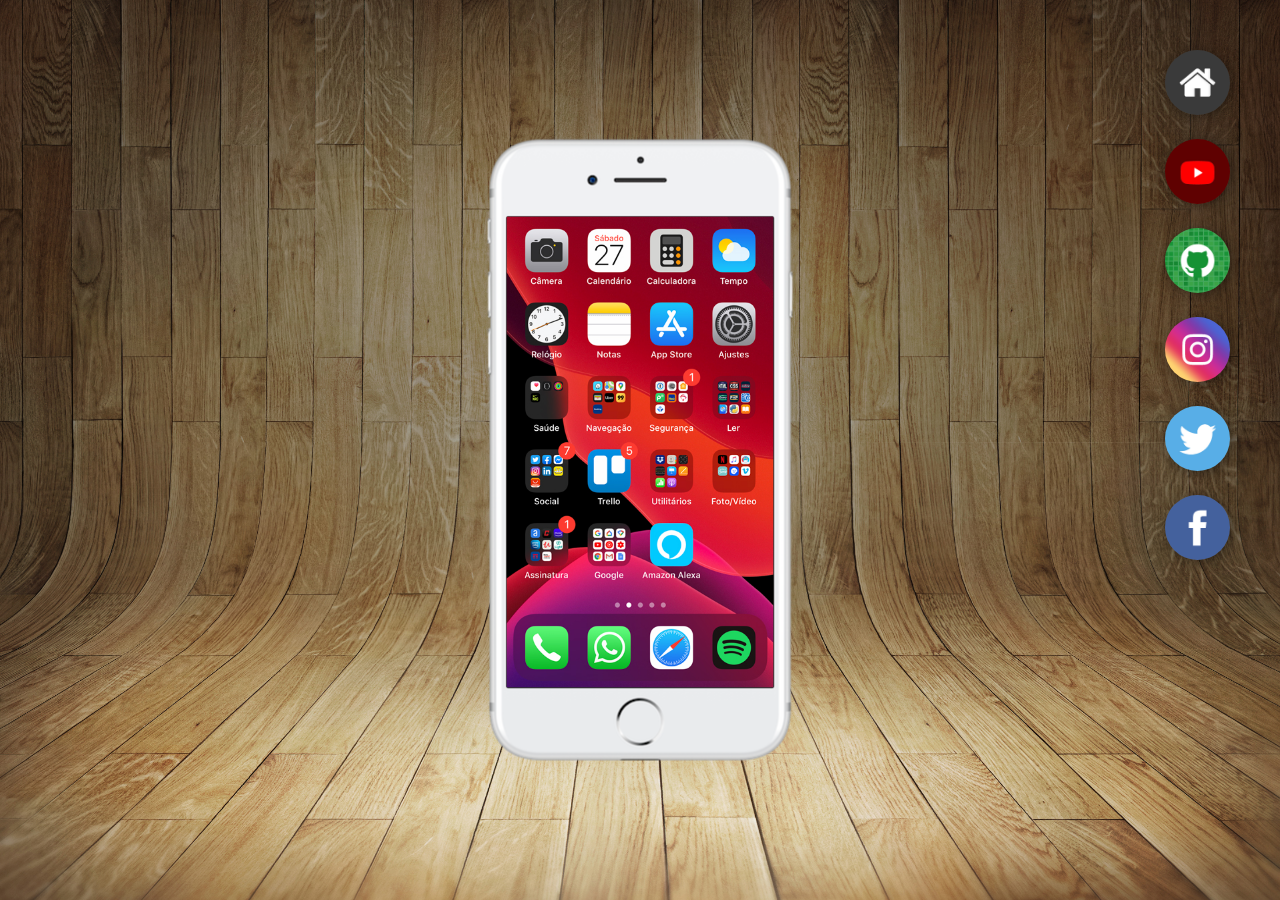
<file: index.html>
<!DOCTYPE html>
<html lang="pt-br">
<head>
    <meta charset="UTF-8">
    <meta name="viewport" content="width=device-width, initial-scale=1.0">
    <title>Projeto Redes Sociais</title>
    <link rel="shortcut icon" href="pacote-d013/favicon.ico" type="image/x-icon">
    <link rel="stylesheet" href="estilos/style.css">
</head>
<body>
    <main>
        <section id="telefone">
            <iframe src="home.html" name="tela" id="tela" frameborder="0"></iframe>
        </section>
        <section id="redes-sociais">
            <nav>
                <a href="home.html" target="tela">
                    <img src="imagens/logo-home.jpg" alt="">
                </a>
                <a href="youtube.html" target="tela">
                    <img src="imagens/logo-youtube.jpg" alt="">
                </a>
                <a href="github.html" target="tela">
                    <img src="imagens/logo-github.jpg" alt="">
                </a>
                <a href="instagram.html" target="tela">
                    <img src="imagens/logo-instagram.jpg" alt="">
                </a>
                <a href="twitter.html" target="tela">
                    <img src="imagens/logo-twitter.jpg" alt="">
                </a>
                <a href="facebook.html" target="tela">
                    <img src="imagens/logo-facebook.jpg" alt="">
                </a>
            </nav>
        </section>
    </main>
</body>
</html>
</file>
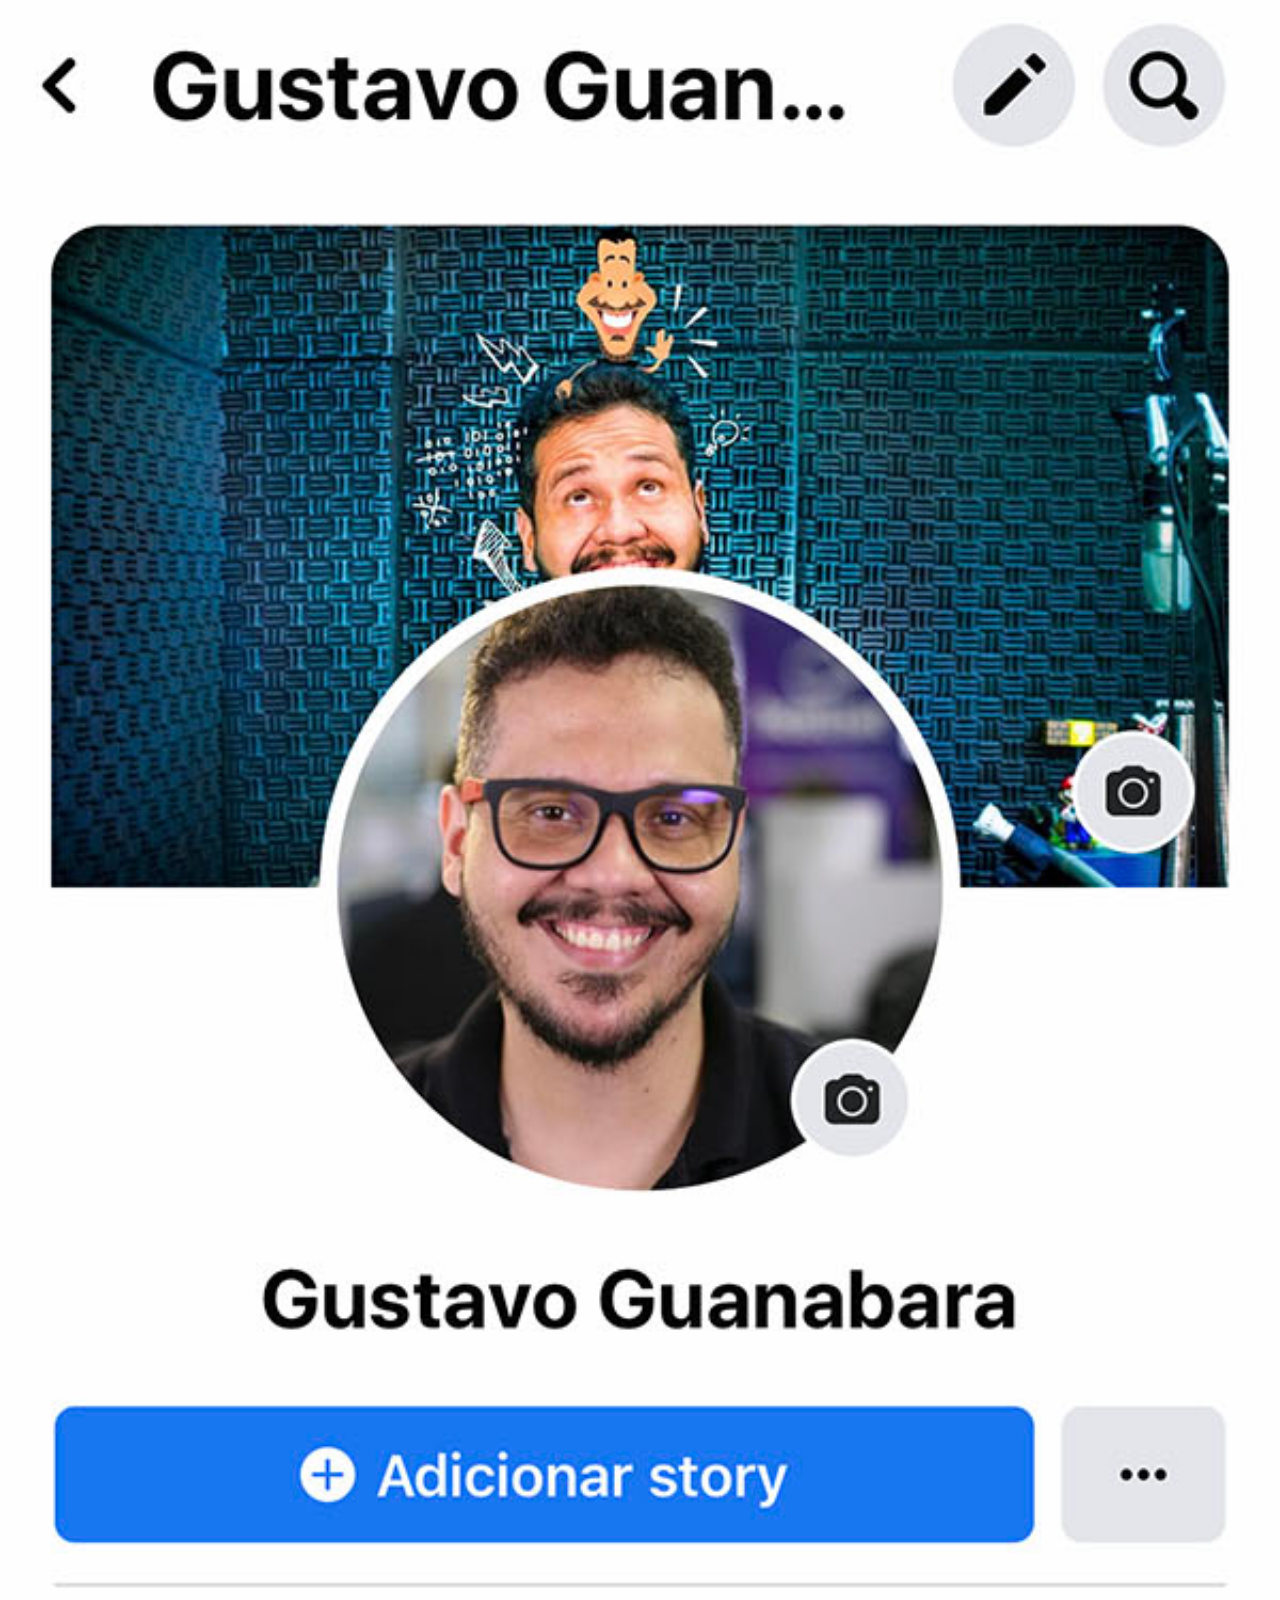
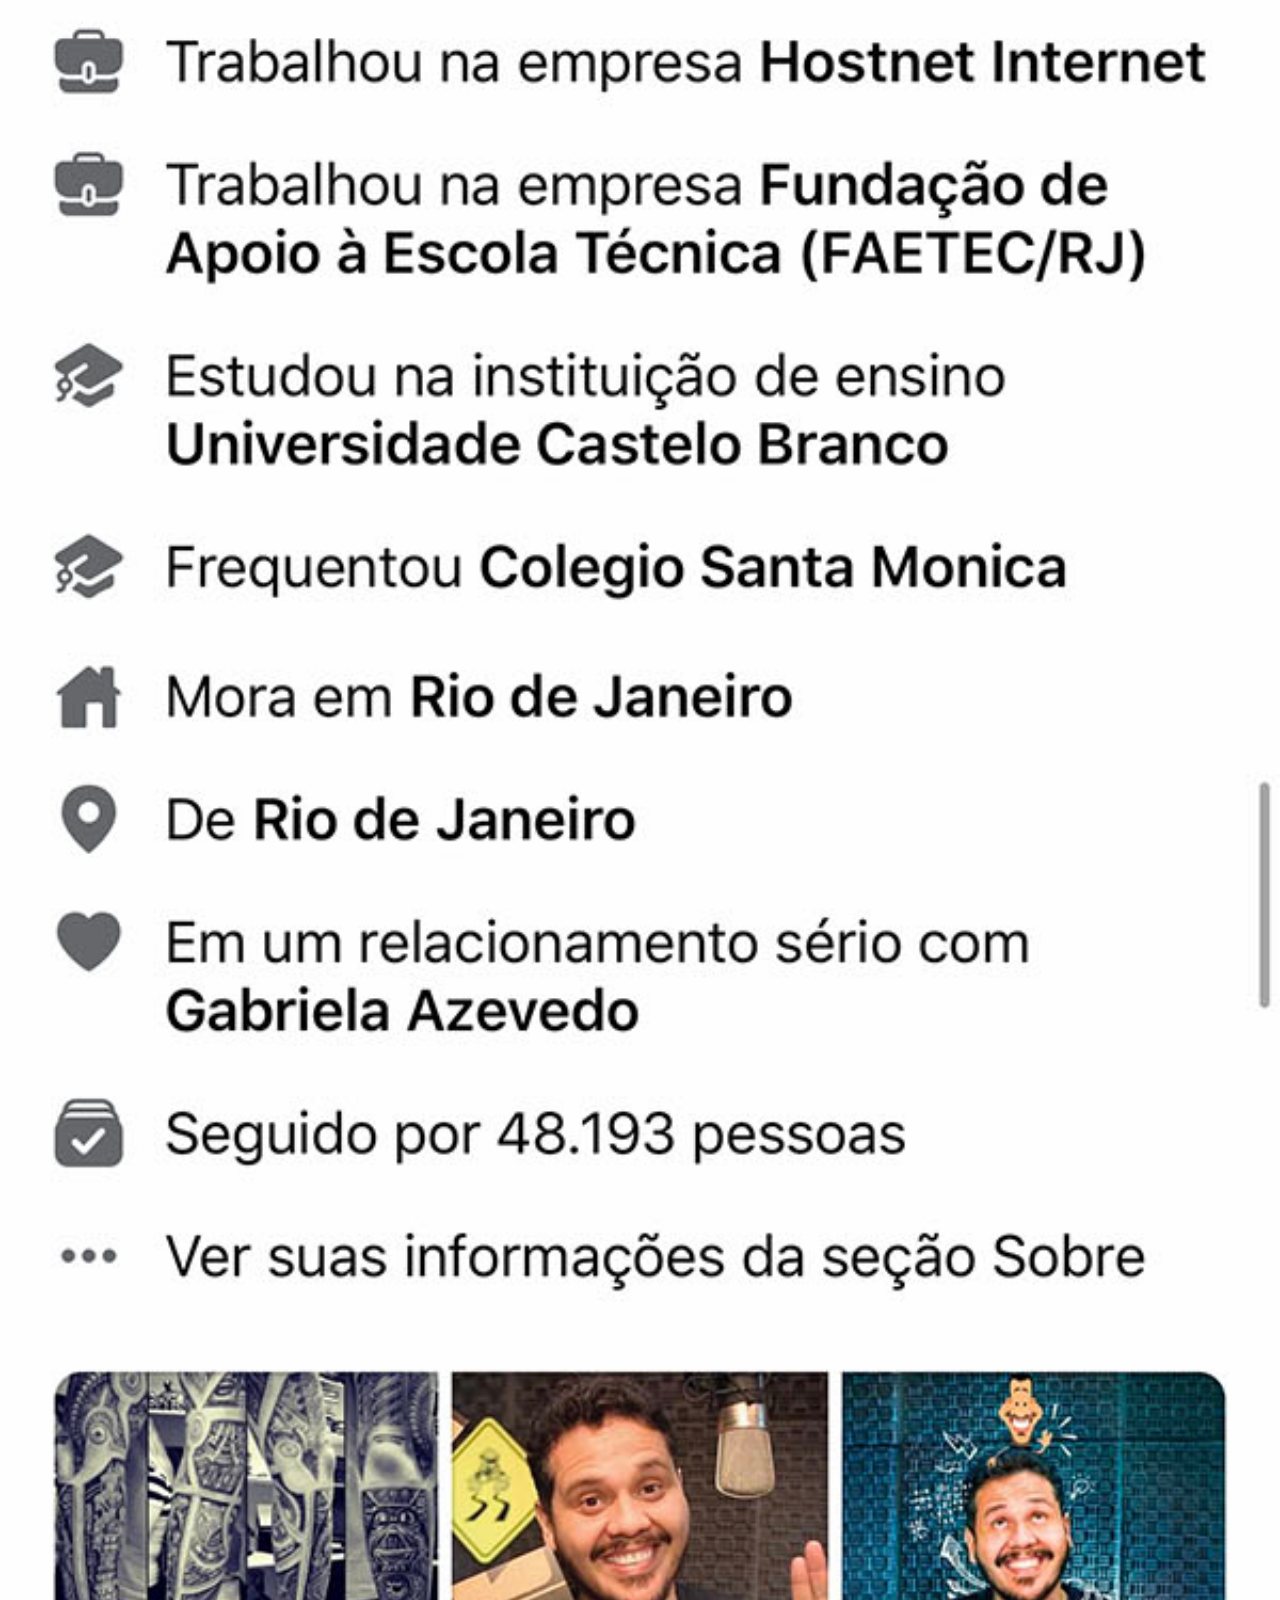
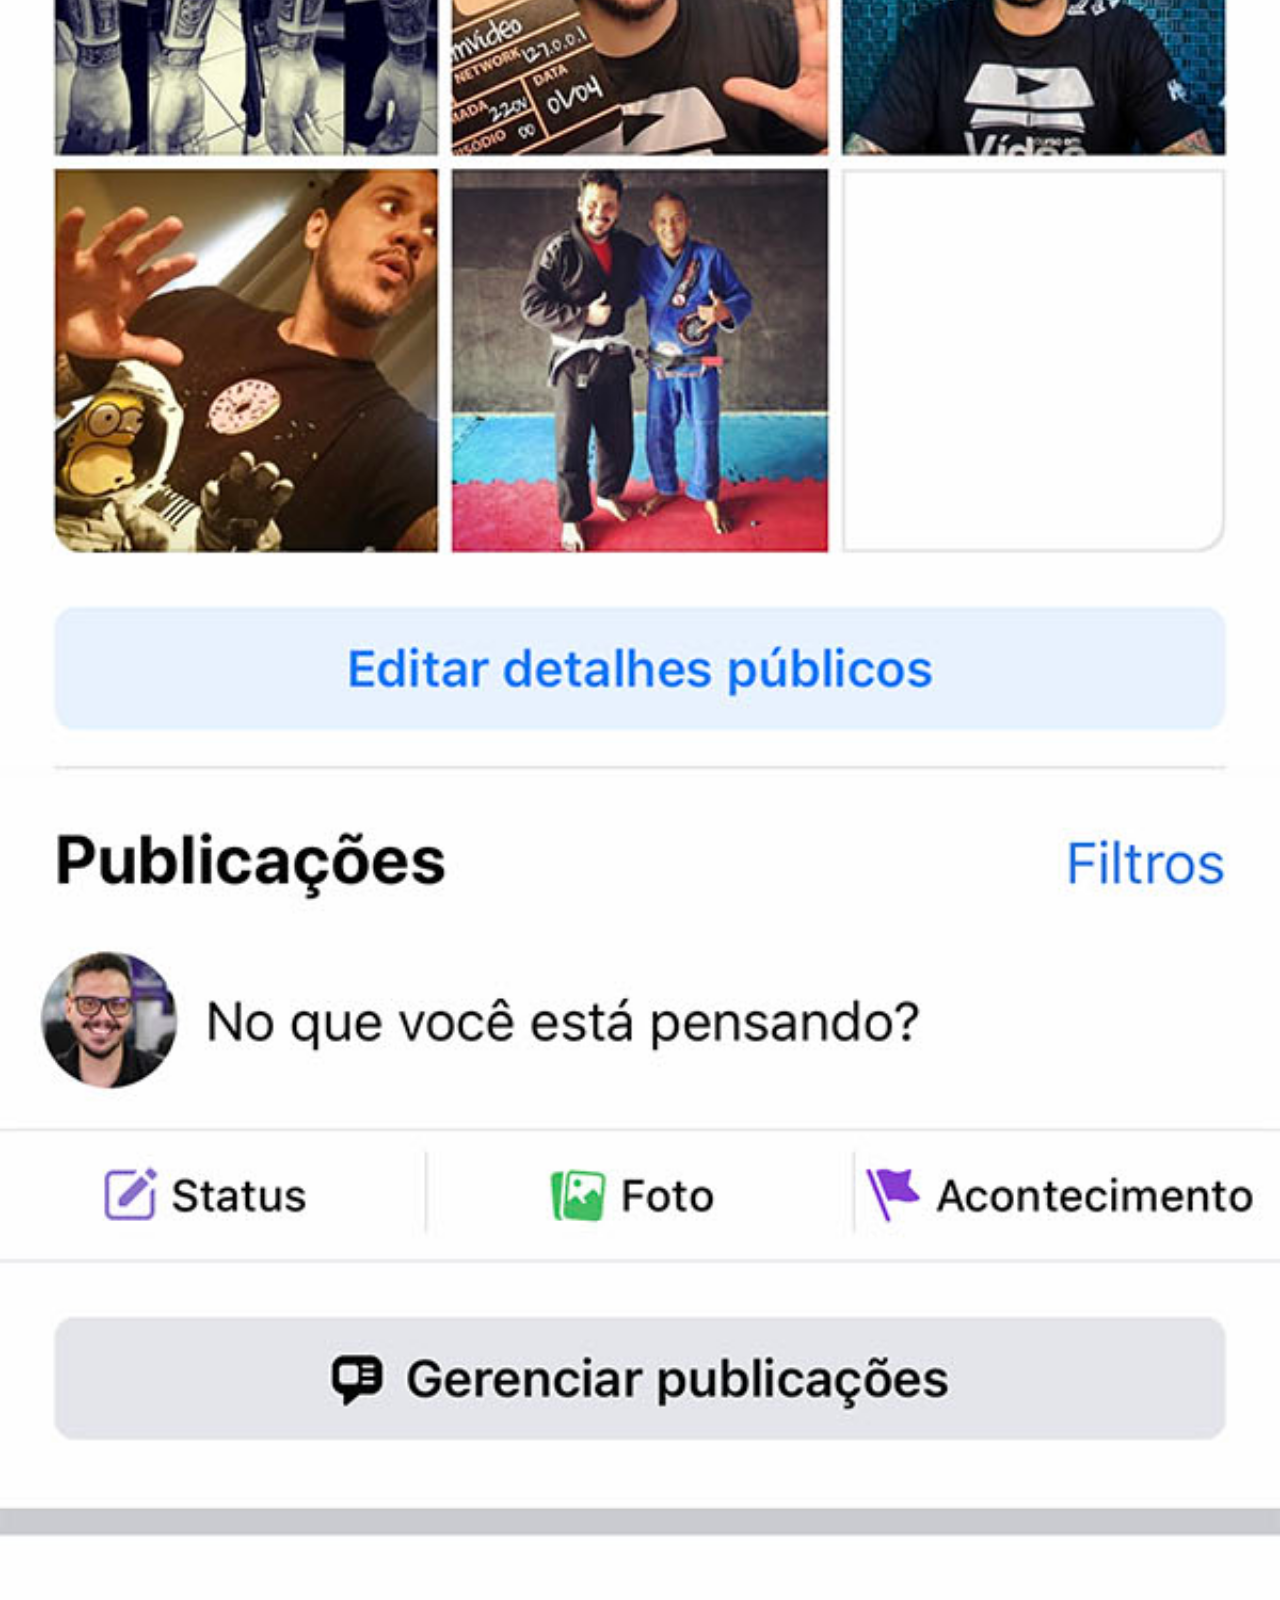
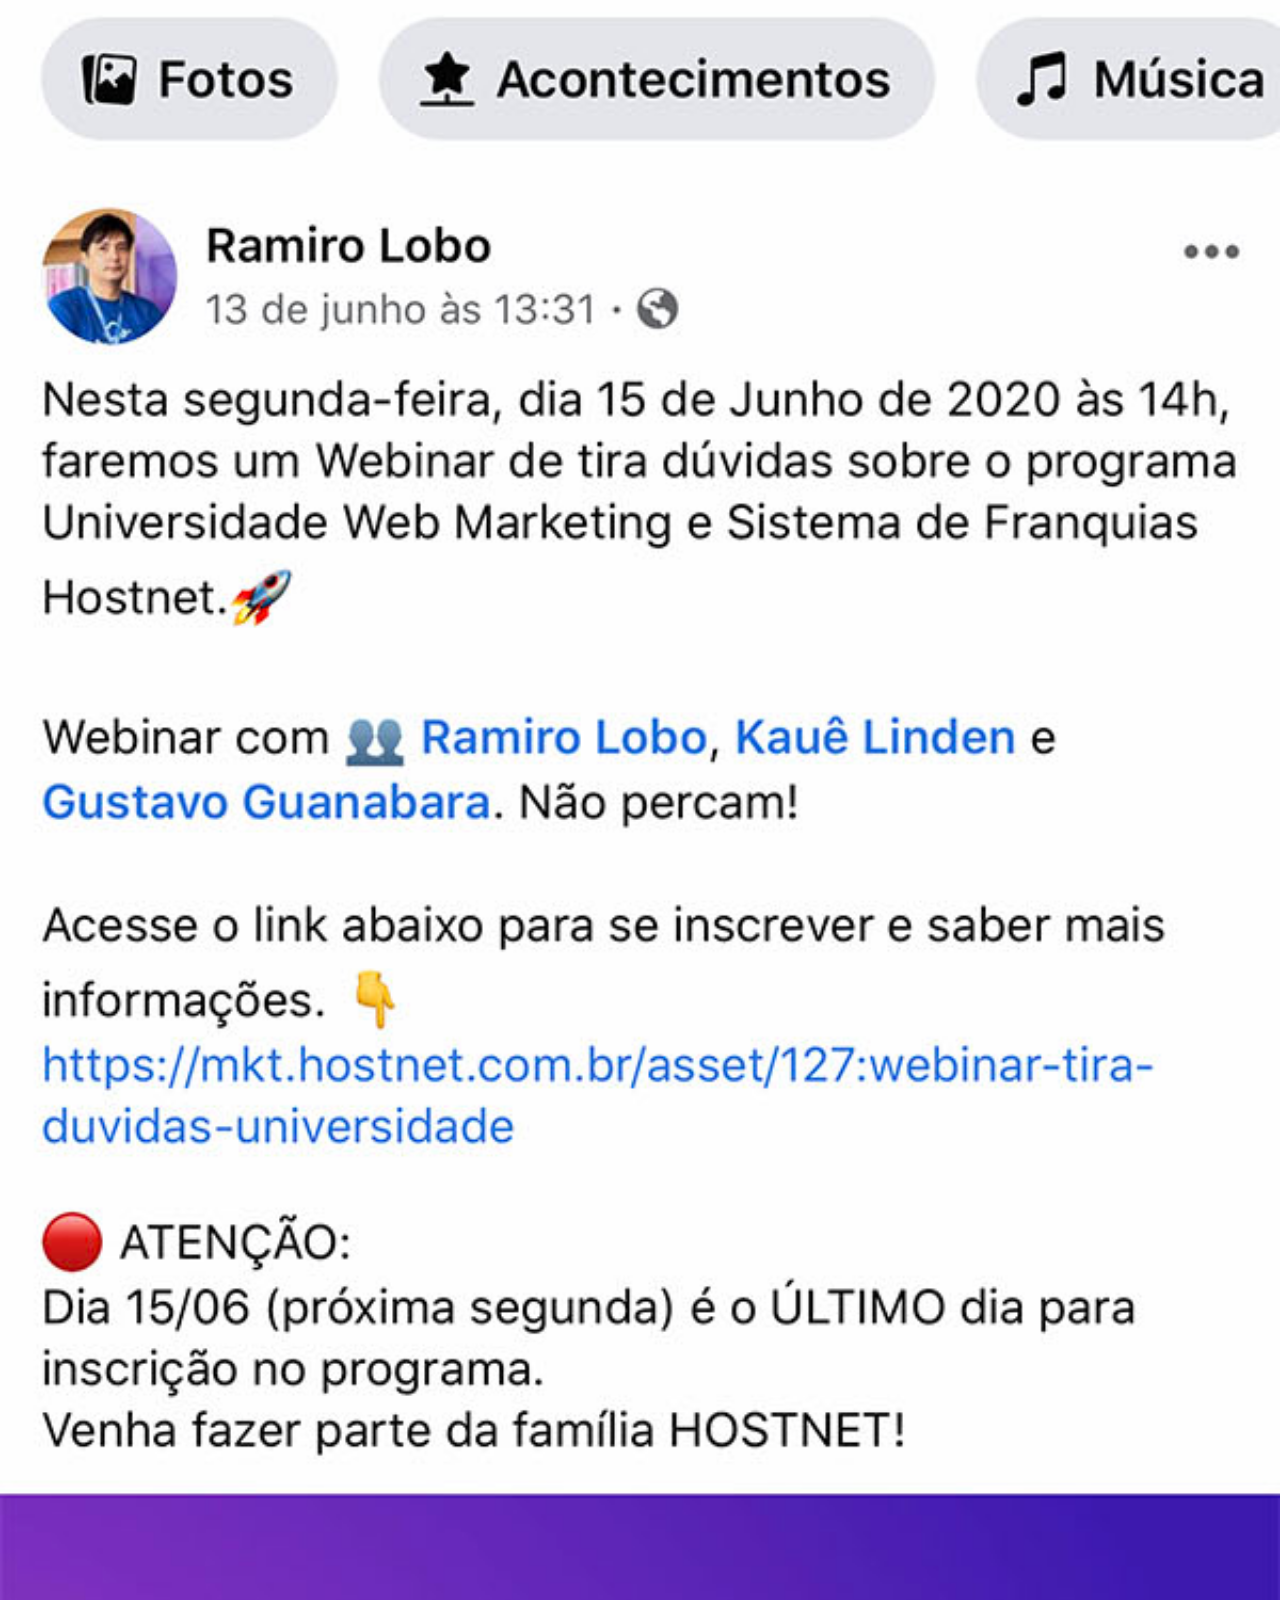
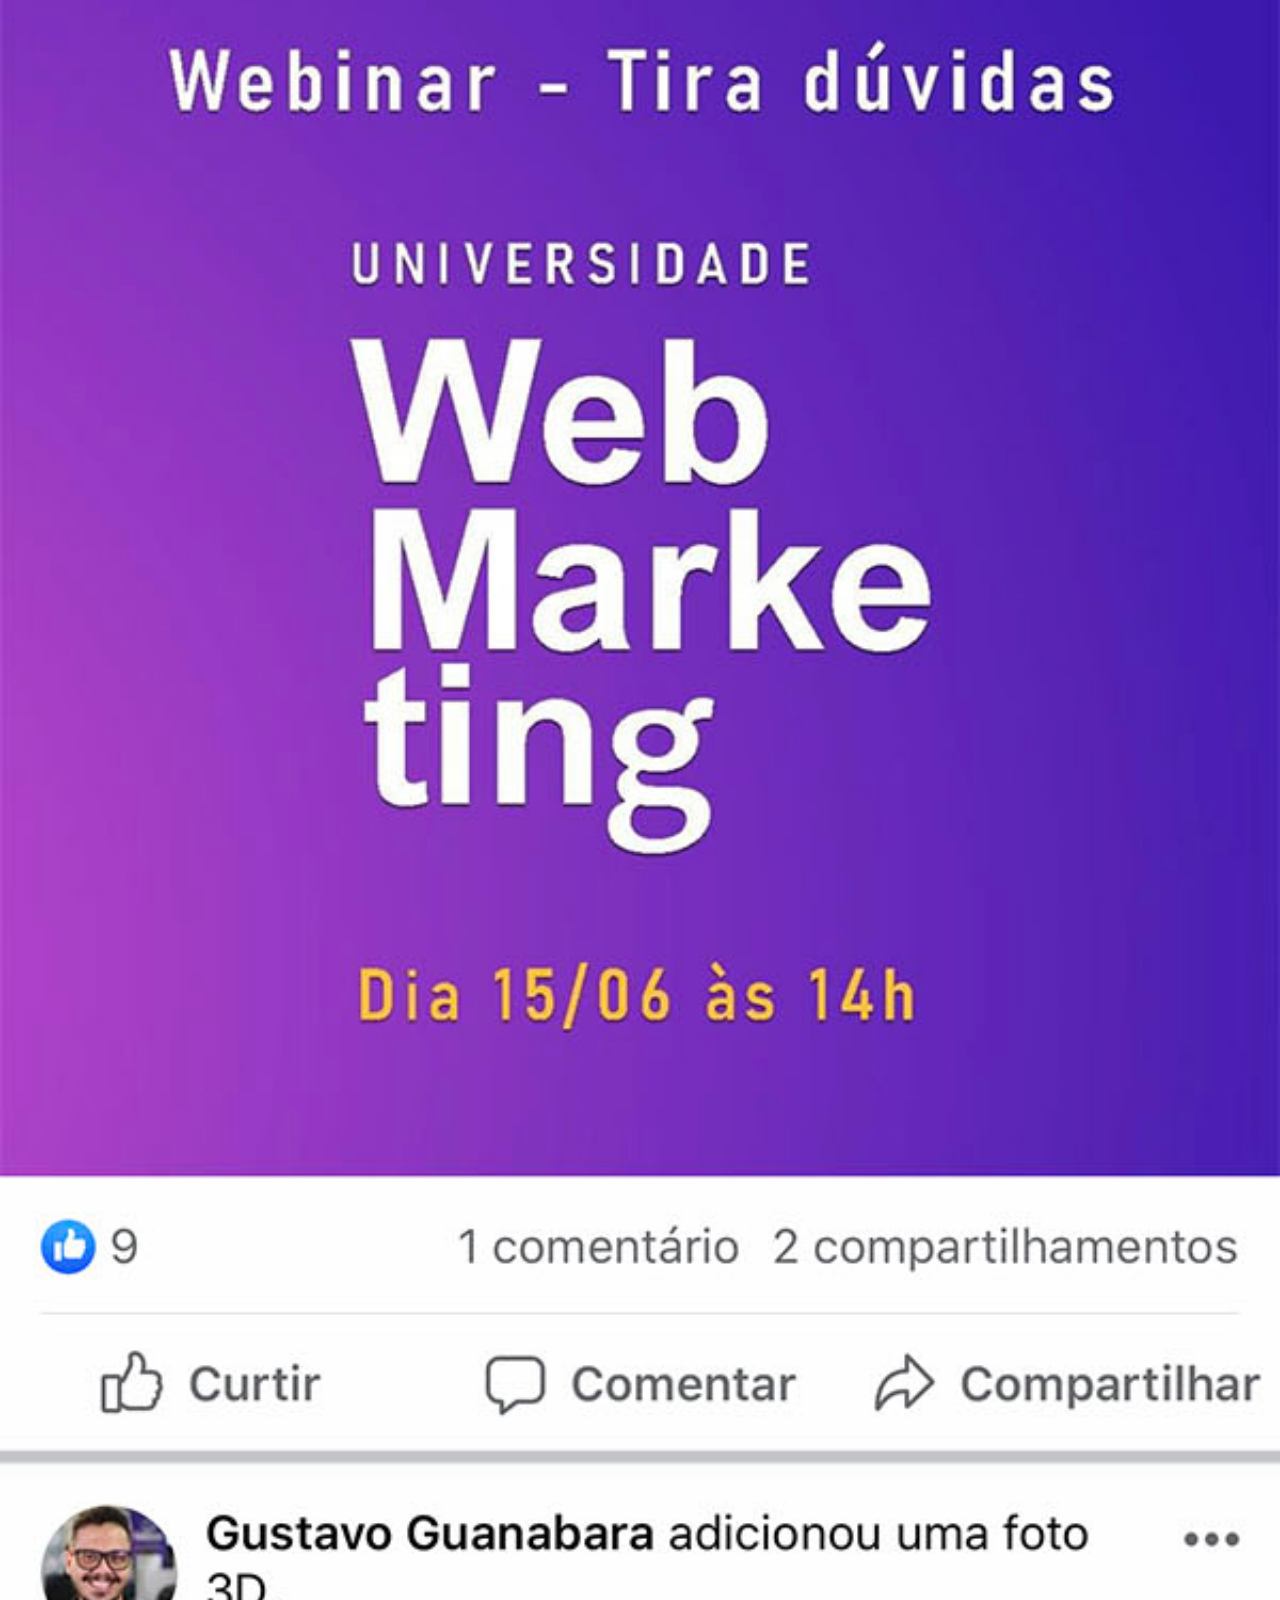
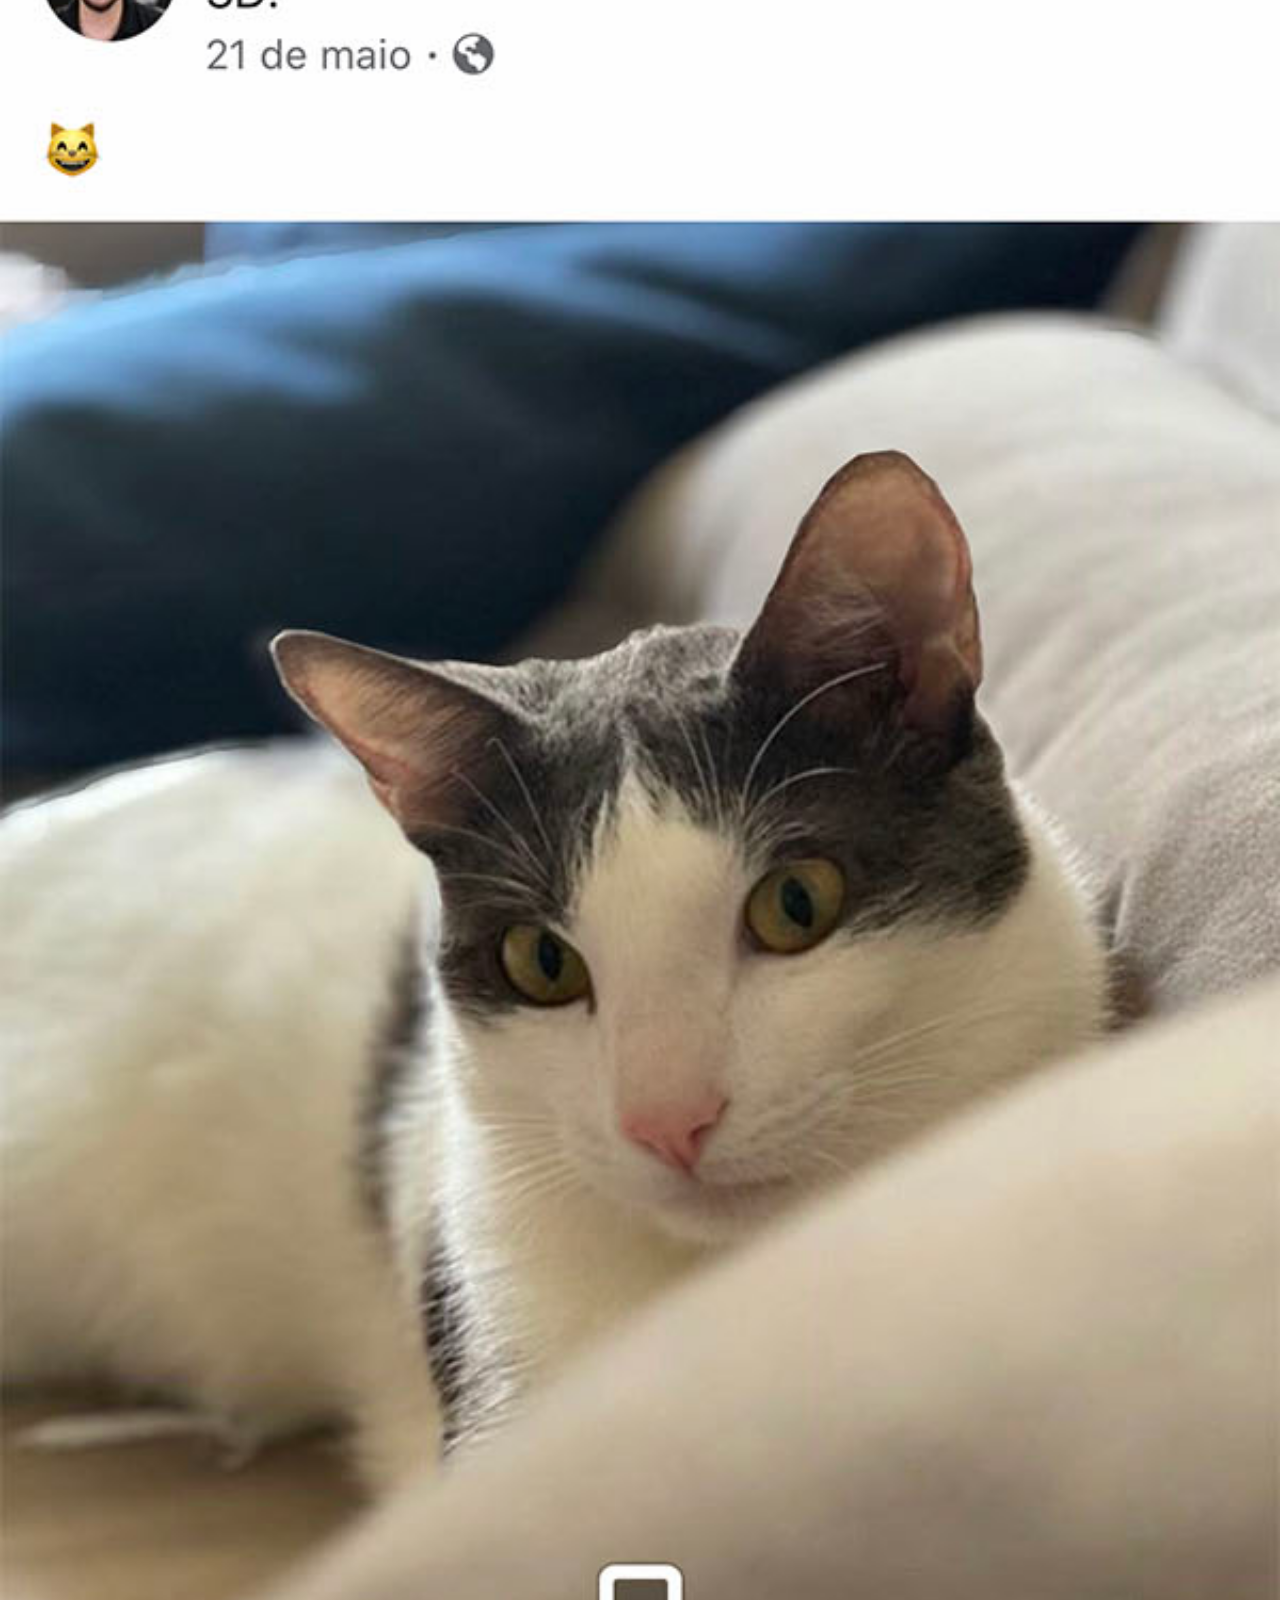
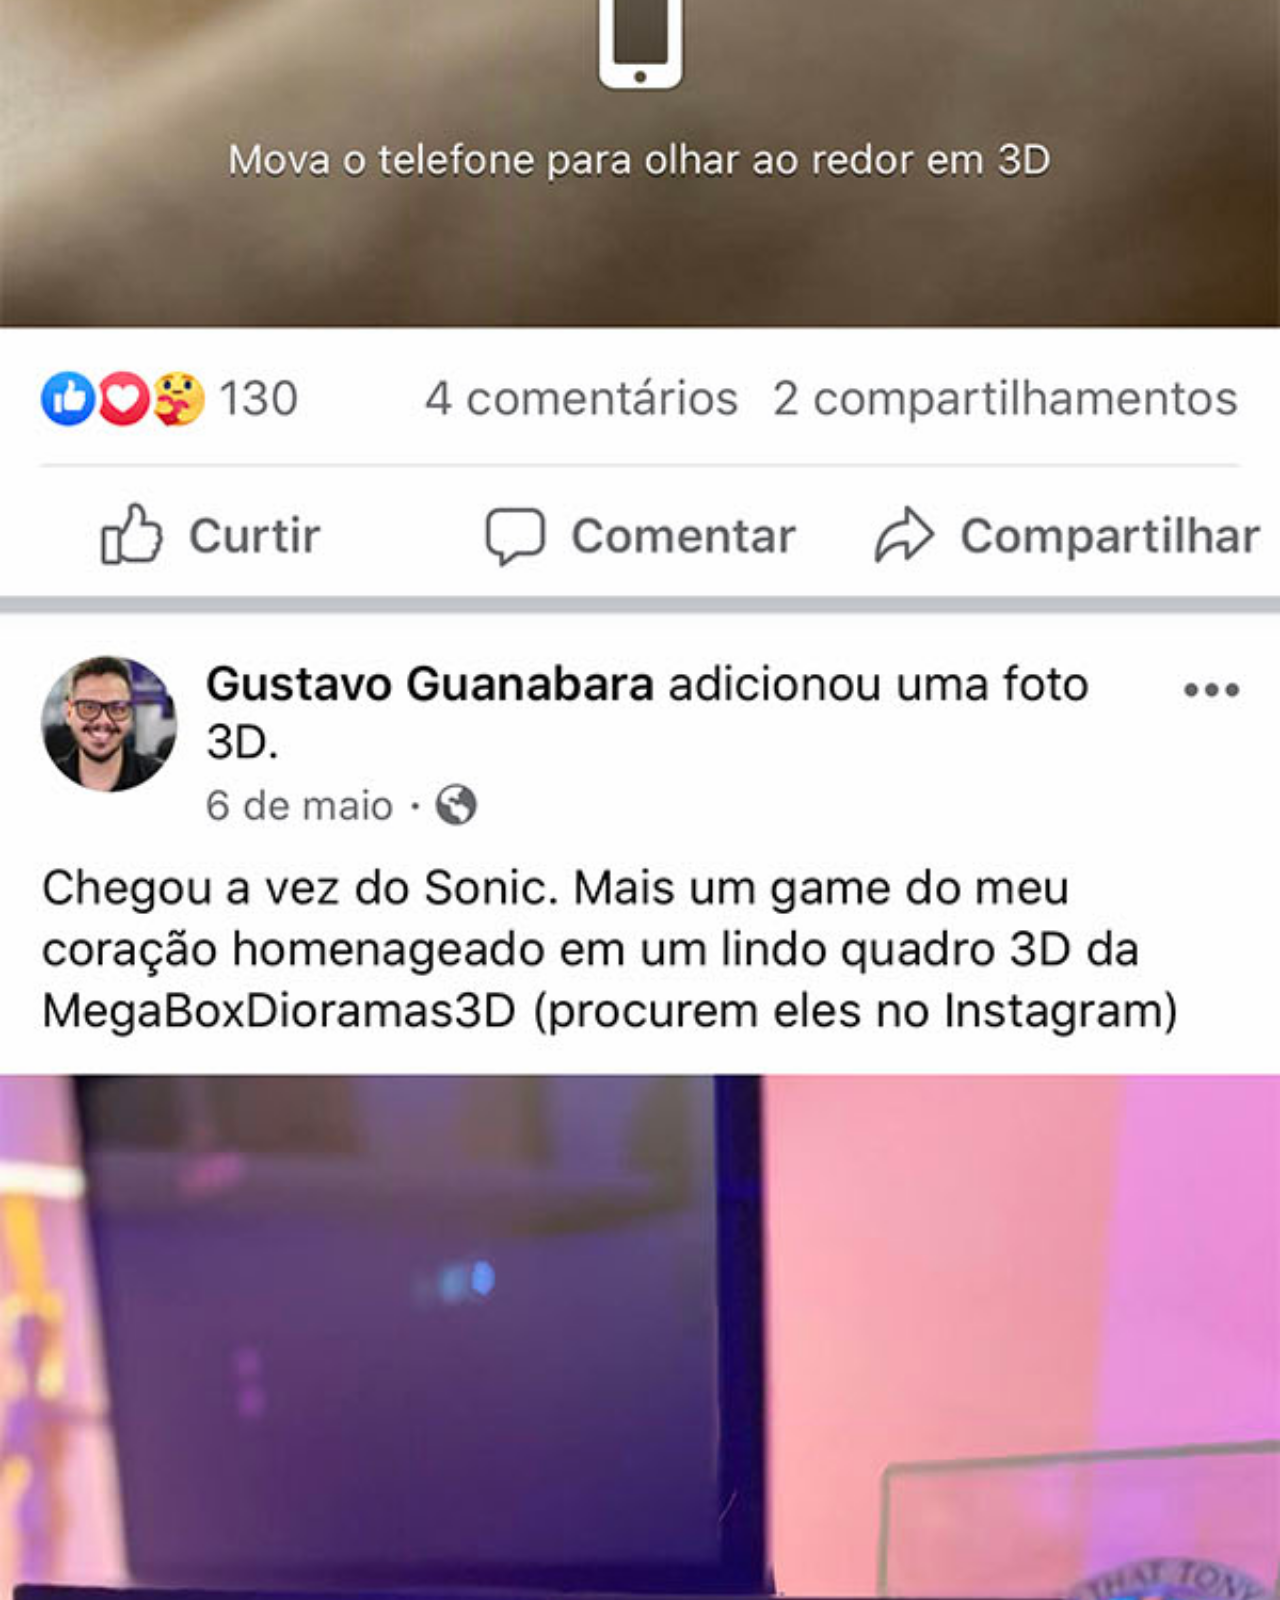
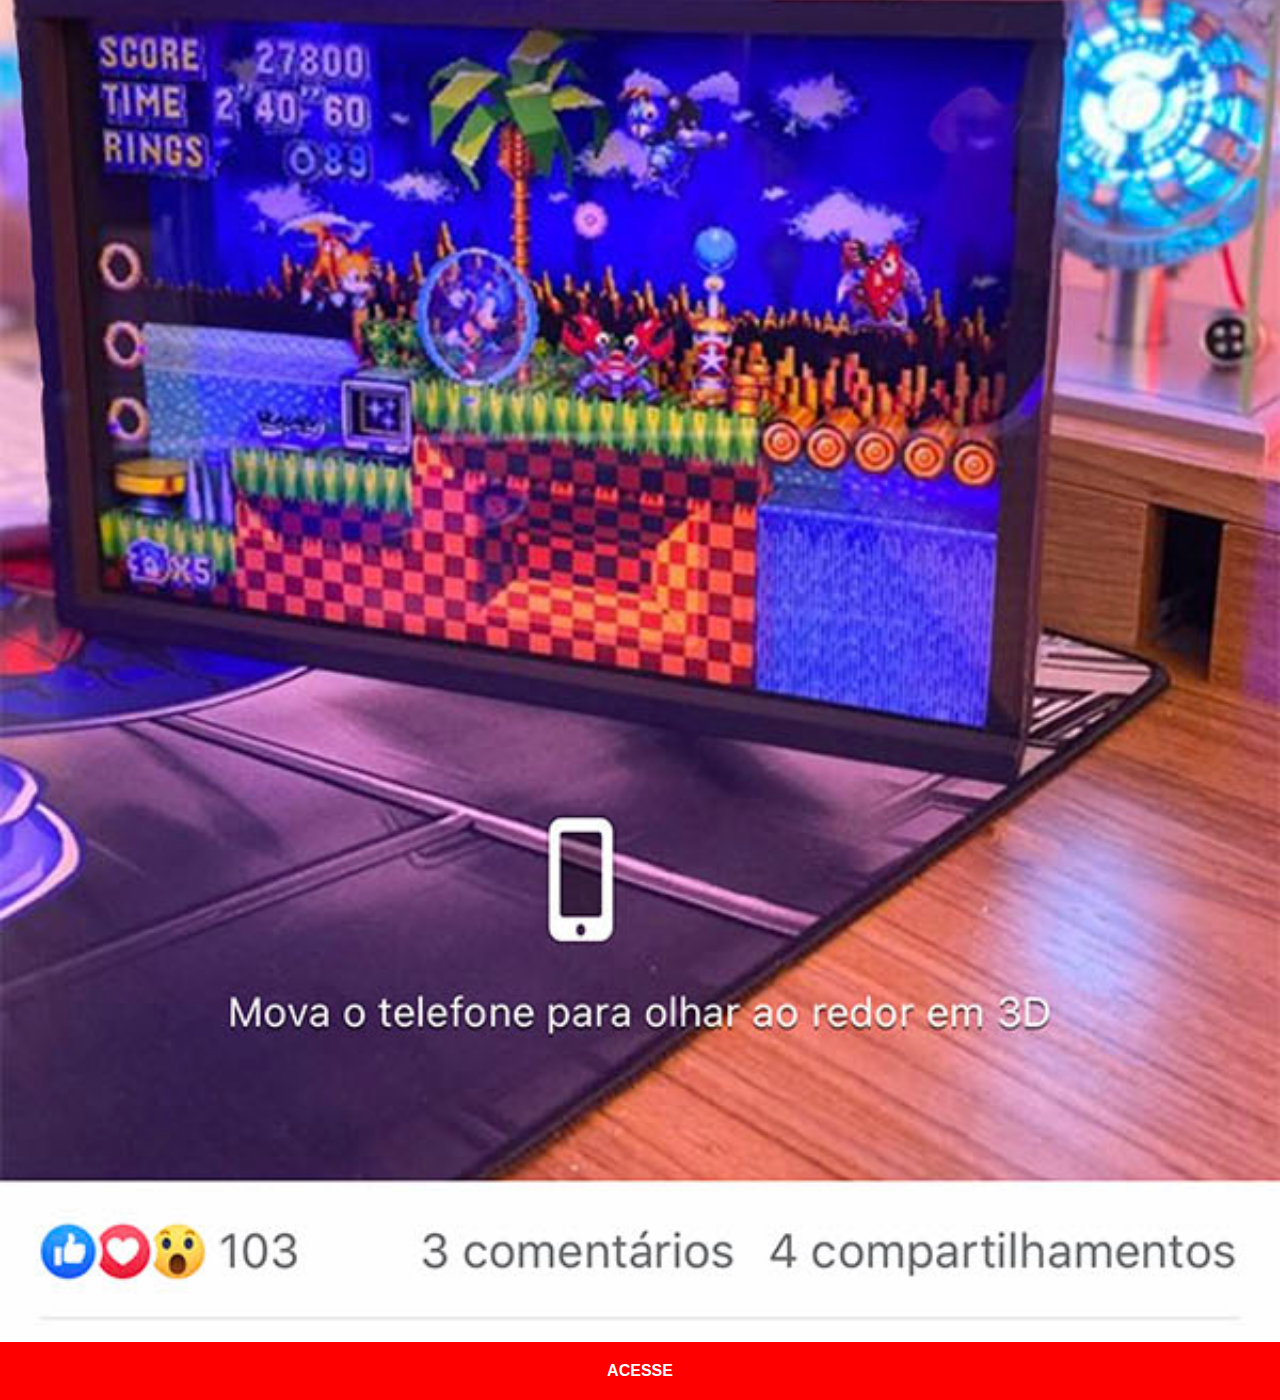
<file: facebook.html>
<!DOCTYPE html>
<html lang="pt-br">
<head>
    <meta charset="UTF-8">
    <meta name="viewport" content="width=device-width, initial-scale=1.0">
    <title>Document</title>
</head>
<style>
    * {
        margin: 0;
        padding: 0;
        box-sizing: border-box;
    }
    body {
        font-family: Arial, Helvetica, sans-serif;
    }
    ::-webkit-scrollbar {
        display: none;
    }
    img {
        width: 100vw;
    }
    a {
        display: block;
        padding: 20px;
        background-color: red;
        color: white;
        text-decoration: none;
        text-align: center;
        font-weight: bold;

    }
</style>
<body>
    <img src="imagens/tela-facebook.jpg" alt="Página do YouTube">
    <a href="https://facebook.com" target="_blank">ACESSE</a>
</body>
</html>
</file>
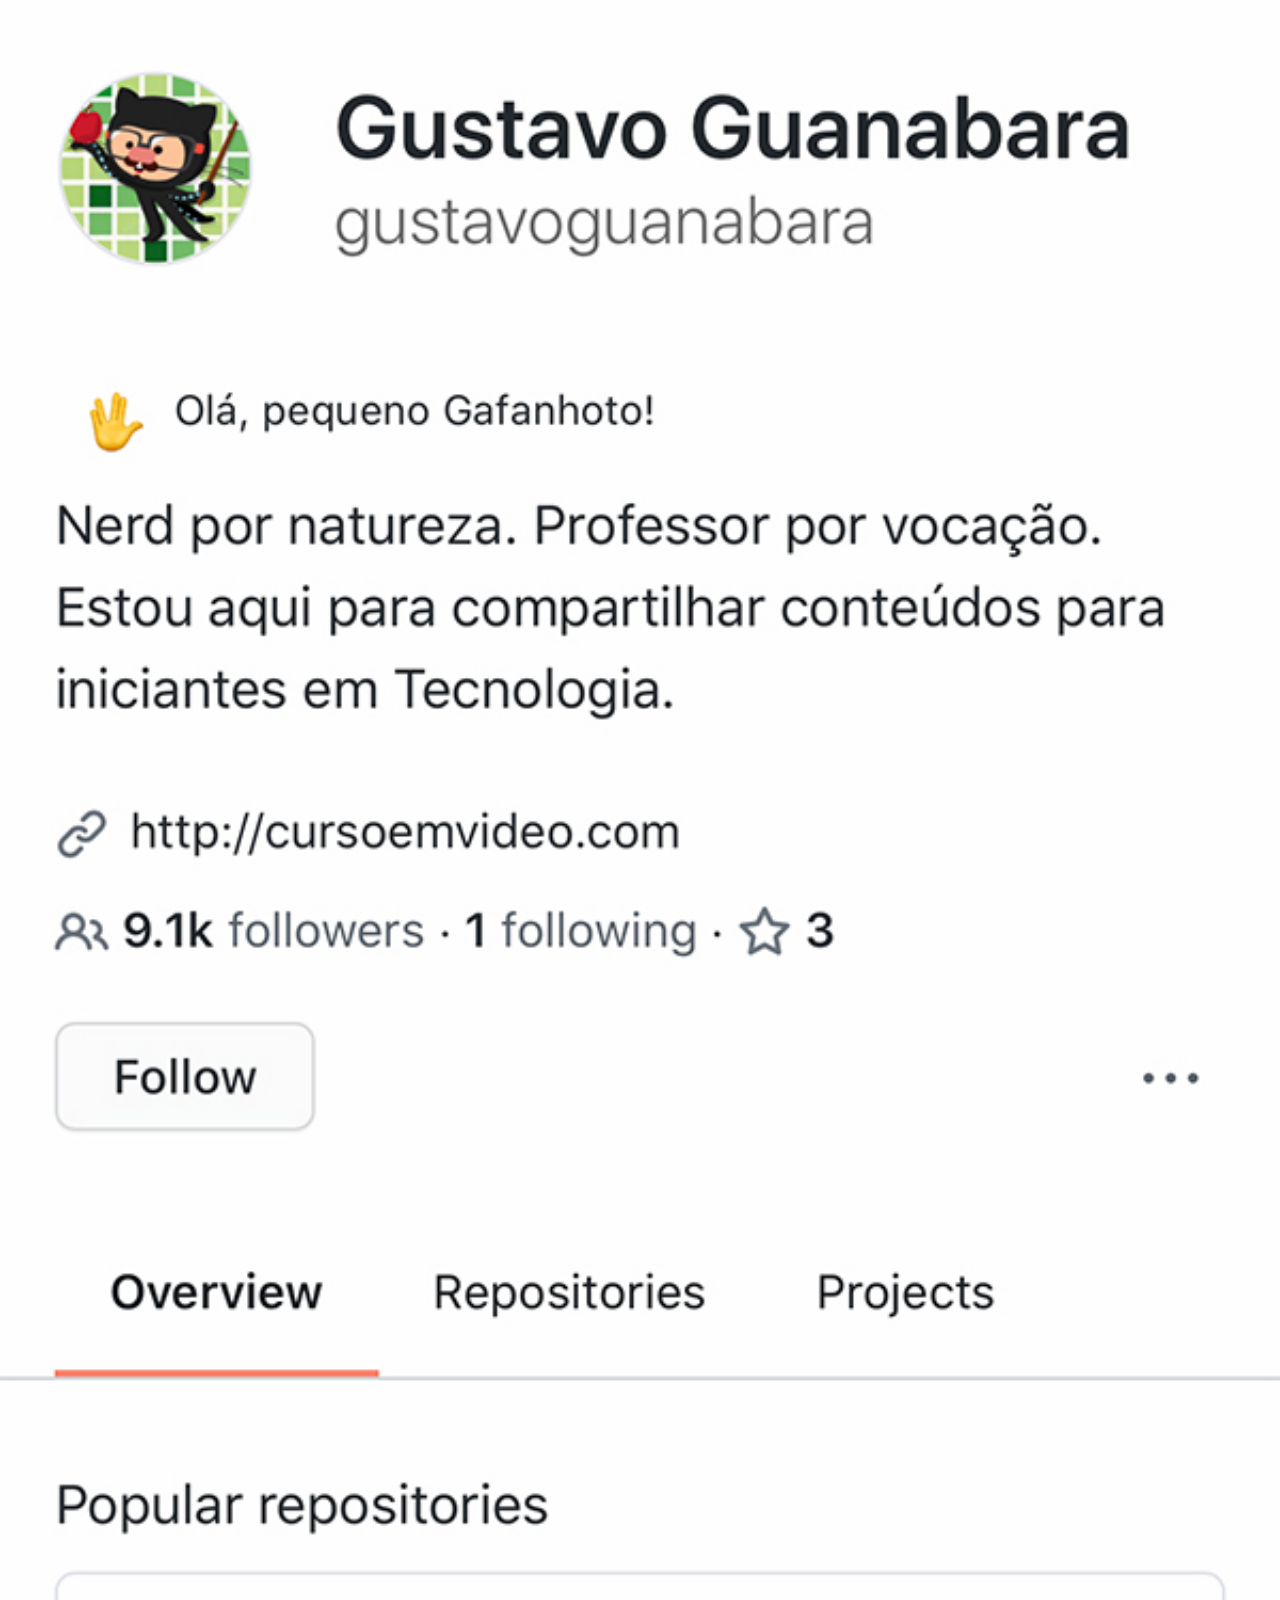
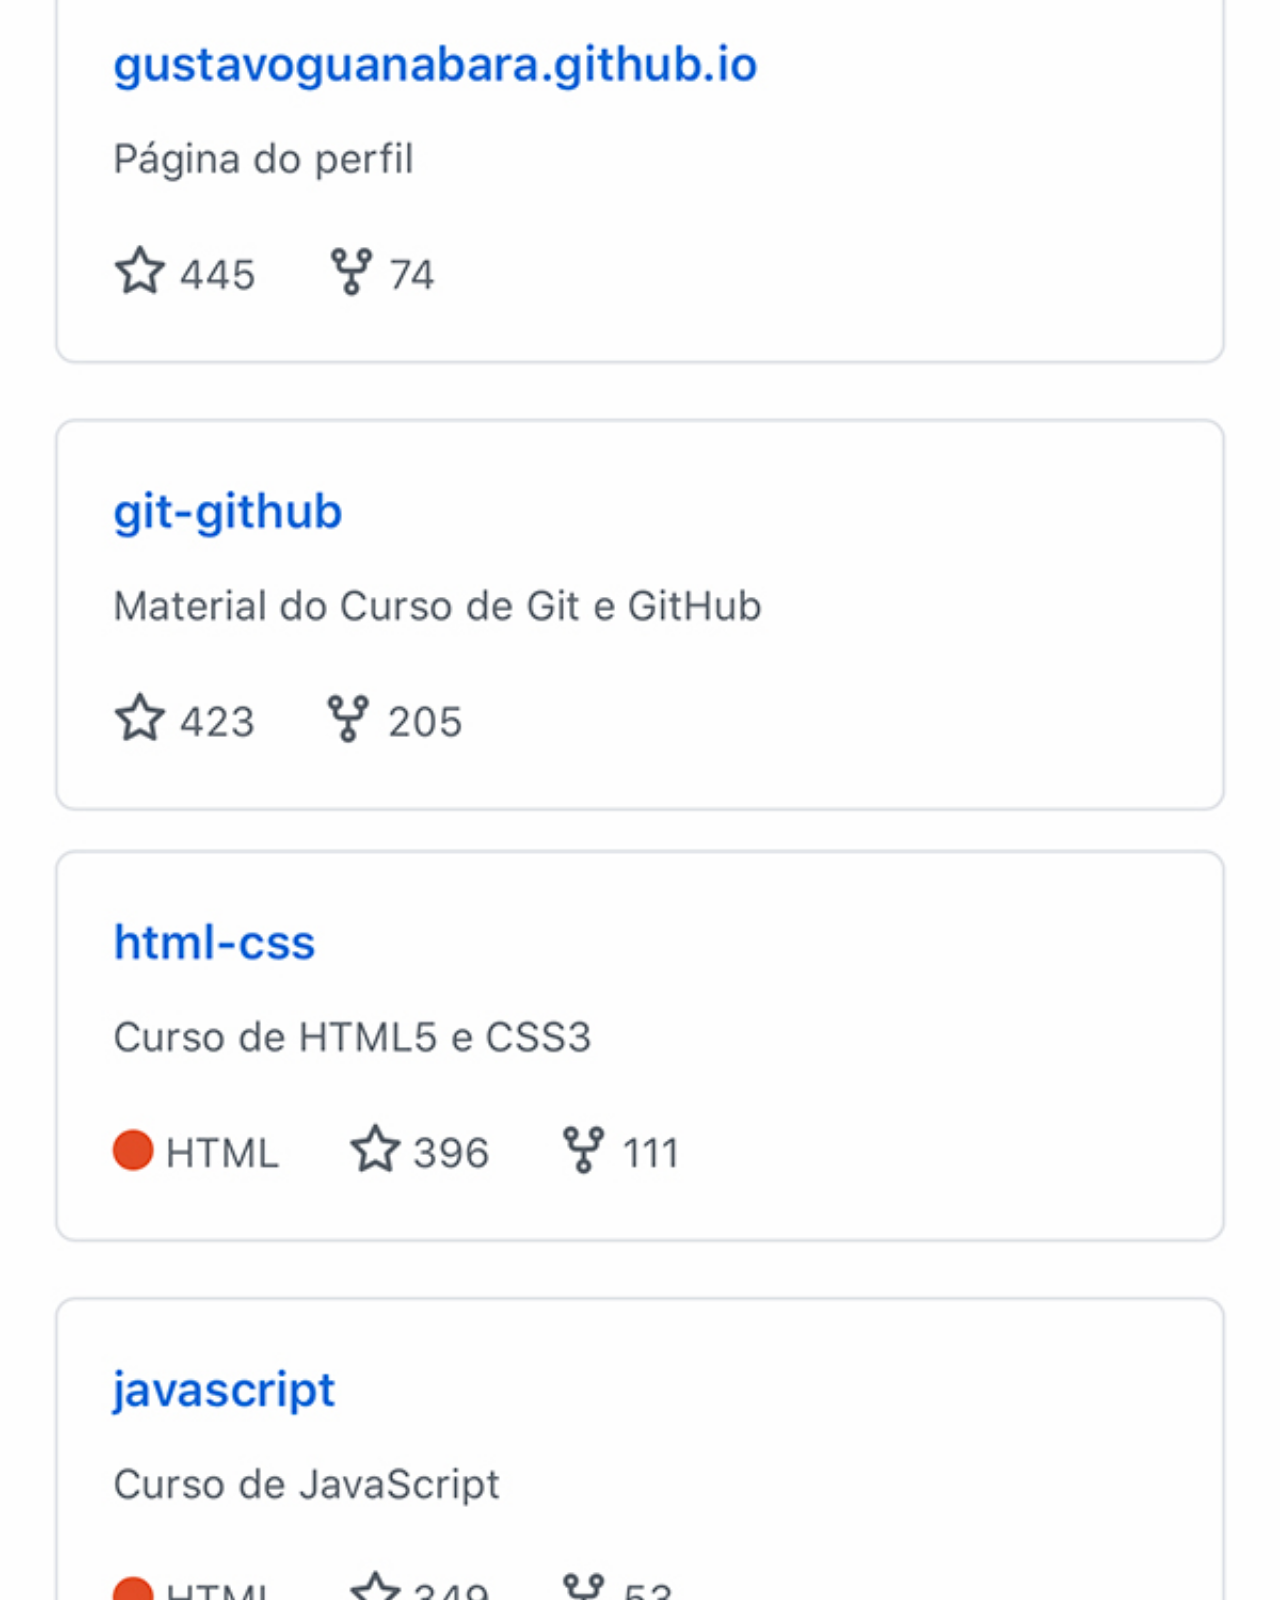
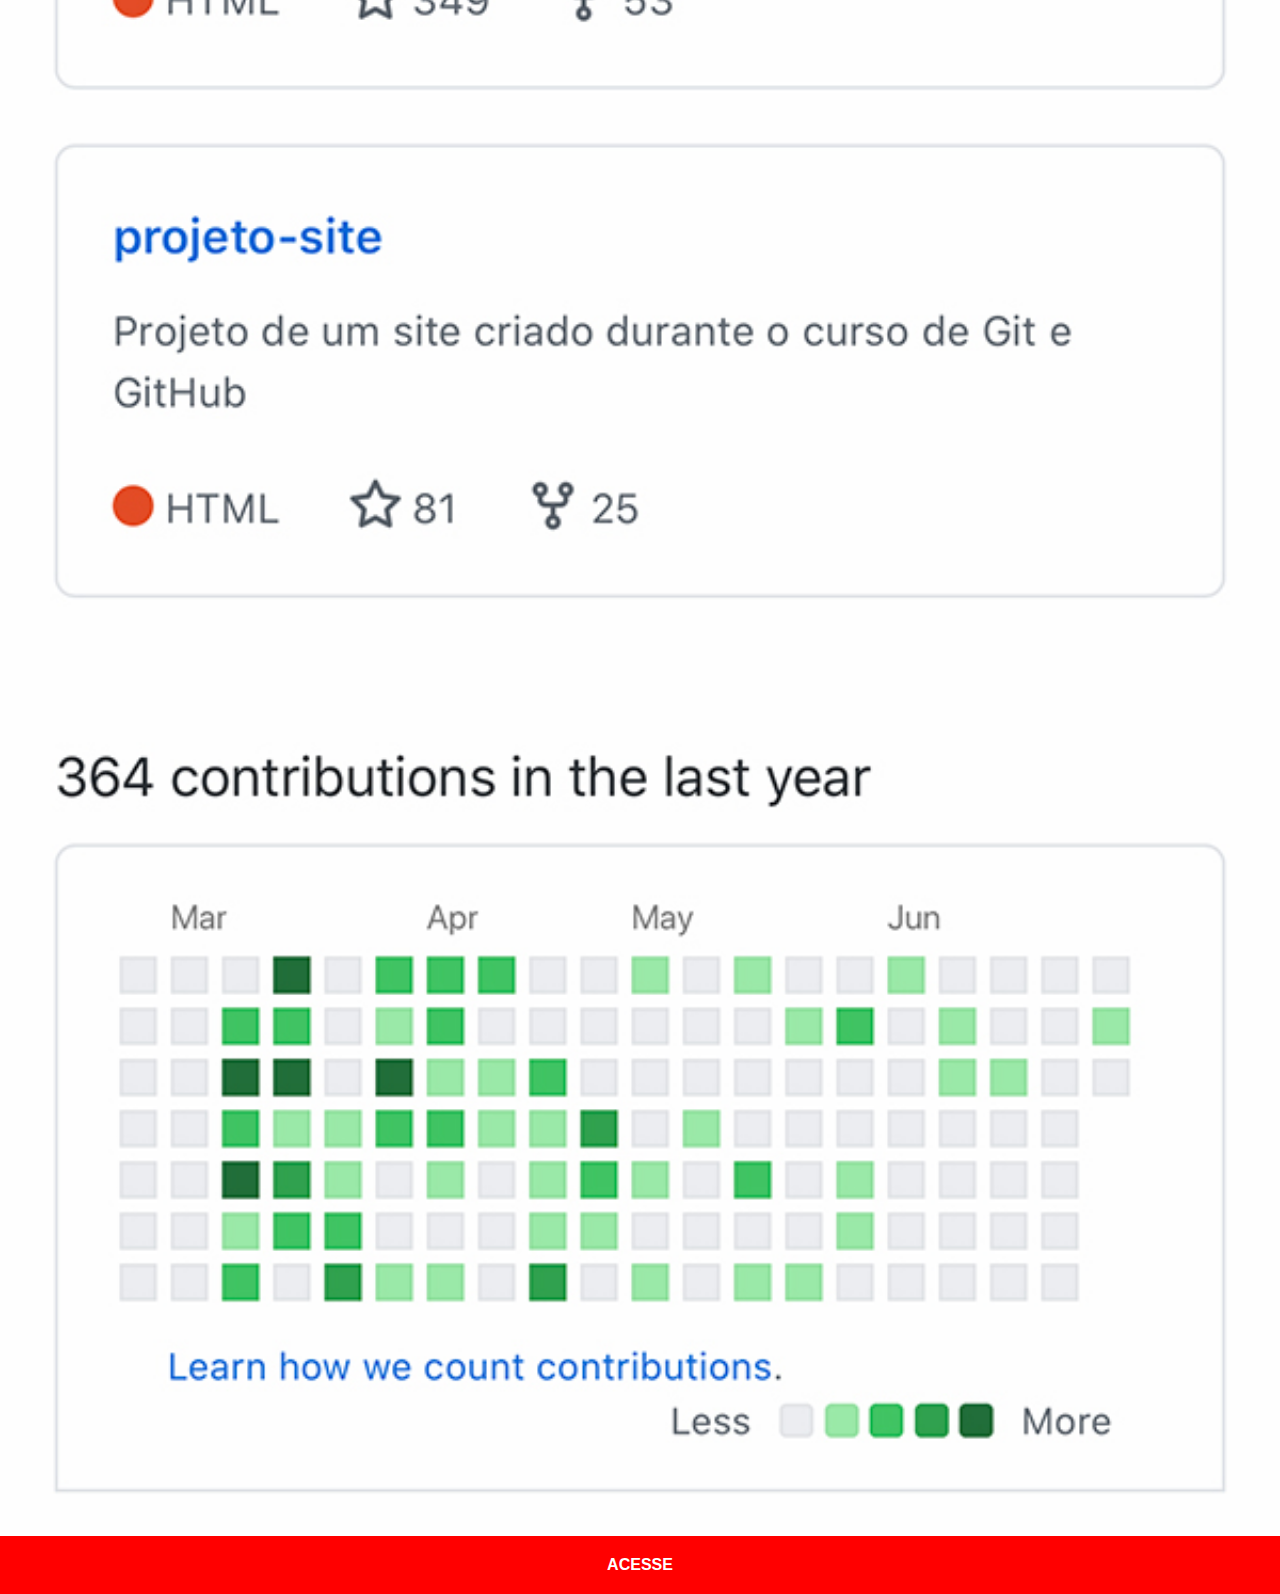
<file: github.html>
<!DOCTYPE html>
<html lang="pt-br">
<head>
    <meta charset="UTF-8">
    <meta name="viewport" content="width=device-width, initial-scale=1.0">
    <title>Document</title>
</head>
<style>
    * {
        margin: 0;
        padding: 0;
        box-sizing: border-box;
    }
    body {
        font-family: Arial, Helvetica, sans-serif;
    }
    ::-webkit-scrollbar {
        display: none;
    }
    img {
        width: 100vw;
    }
    a {
        display: block;
        padding: 20px;
        background-color: red;
        color: white;
        text-decoration: none;
        text-align: center;
        font-weight: bold;

    }
</style>
<body>
    <img src="imagens/tela-github.jpg" alt="Página do YouTube">
    <a href="https://github.com" target="_blank">ACESSE</a>
</body>
</html>
</file>
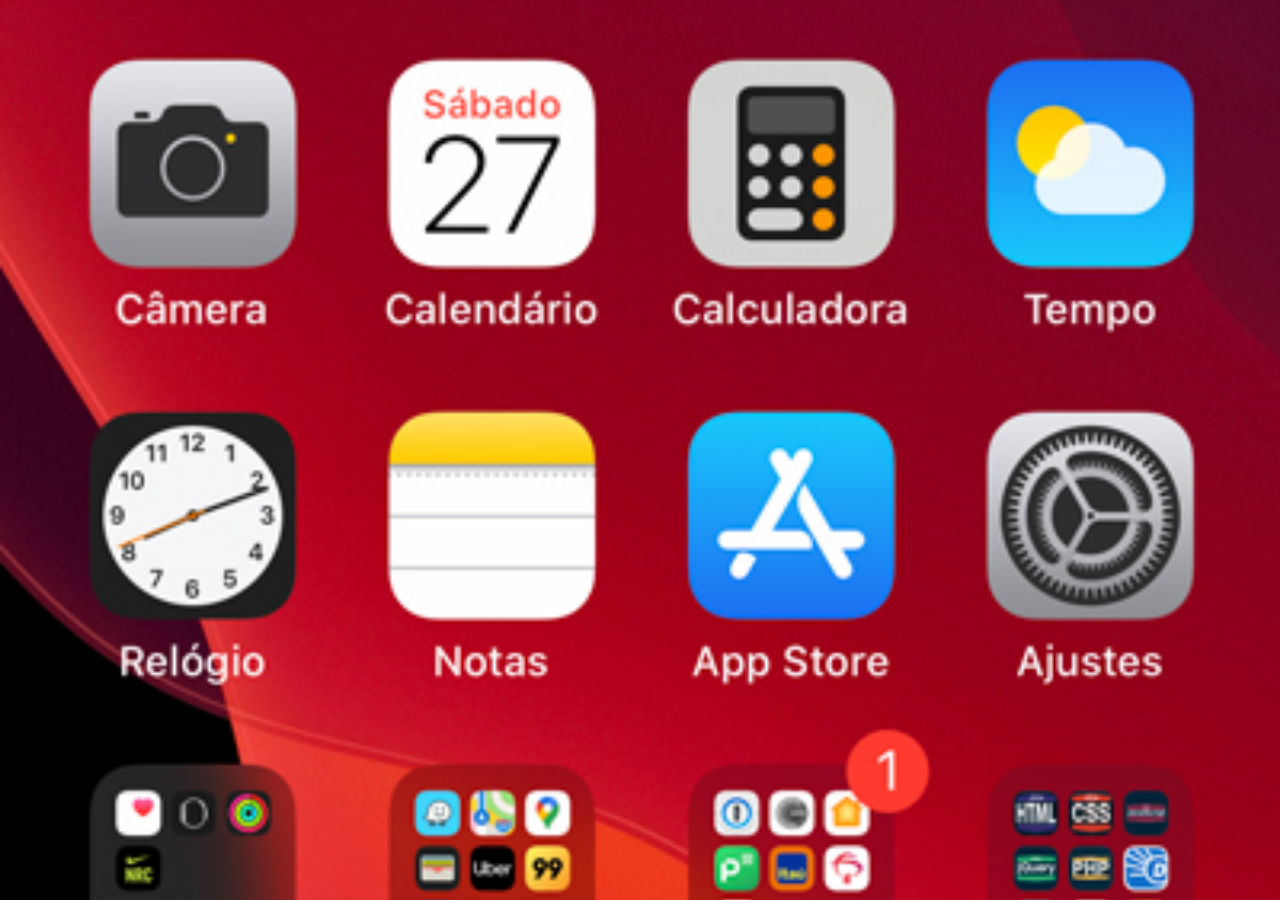
<file: home.html>
<!DOCTYPE html>
<html lang="pt-br">
<head>
    <meta charset="UTF-8">
    <meta name="viewport" content="width=device-width, initial-scale=1.0">
    <title>Document</title>
</head>
<style>
    * {
        margin: 0;
        padding: 0;
        box-sizing: border-box;
    }
    body {
        background: black url(imagens/tela-home.jpg) no-repeat top center;
        background-size: cover;
    }
</style>
<body>
    
</body>
</html>
</file>
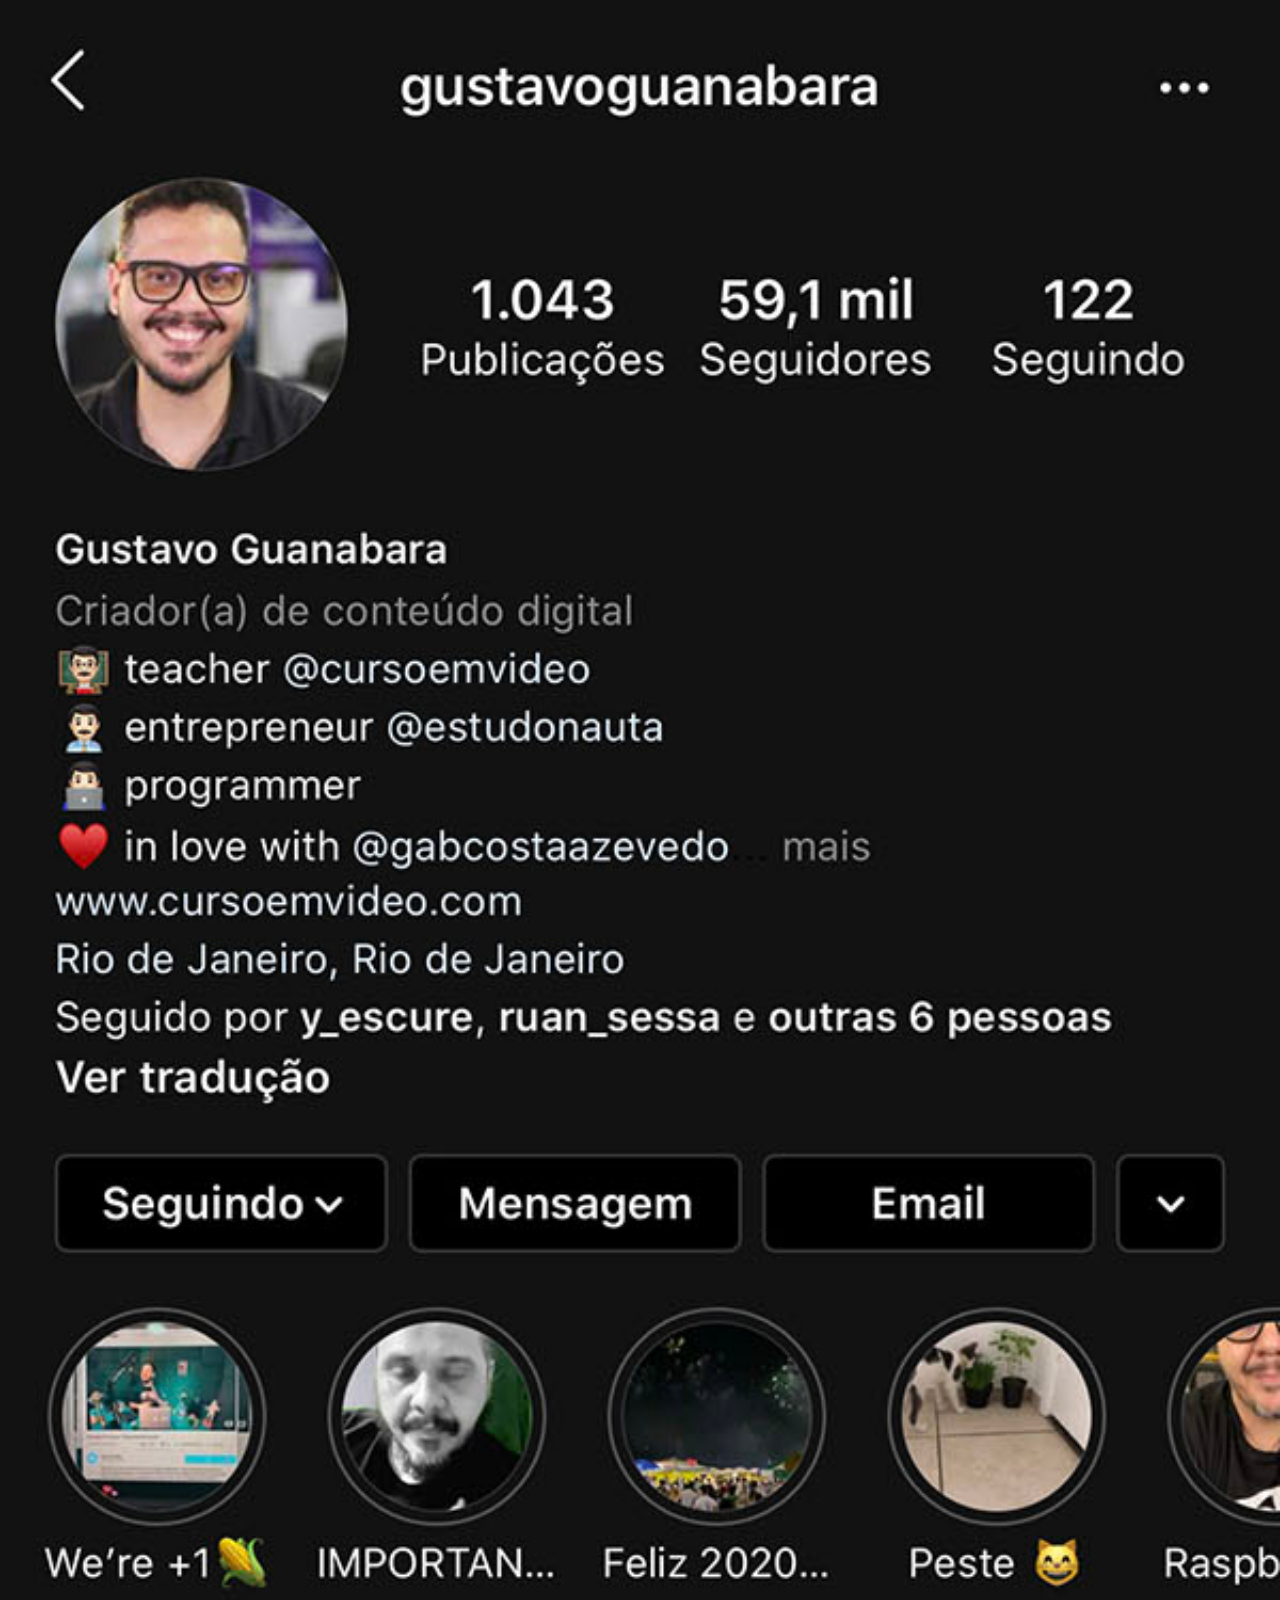
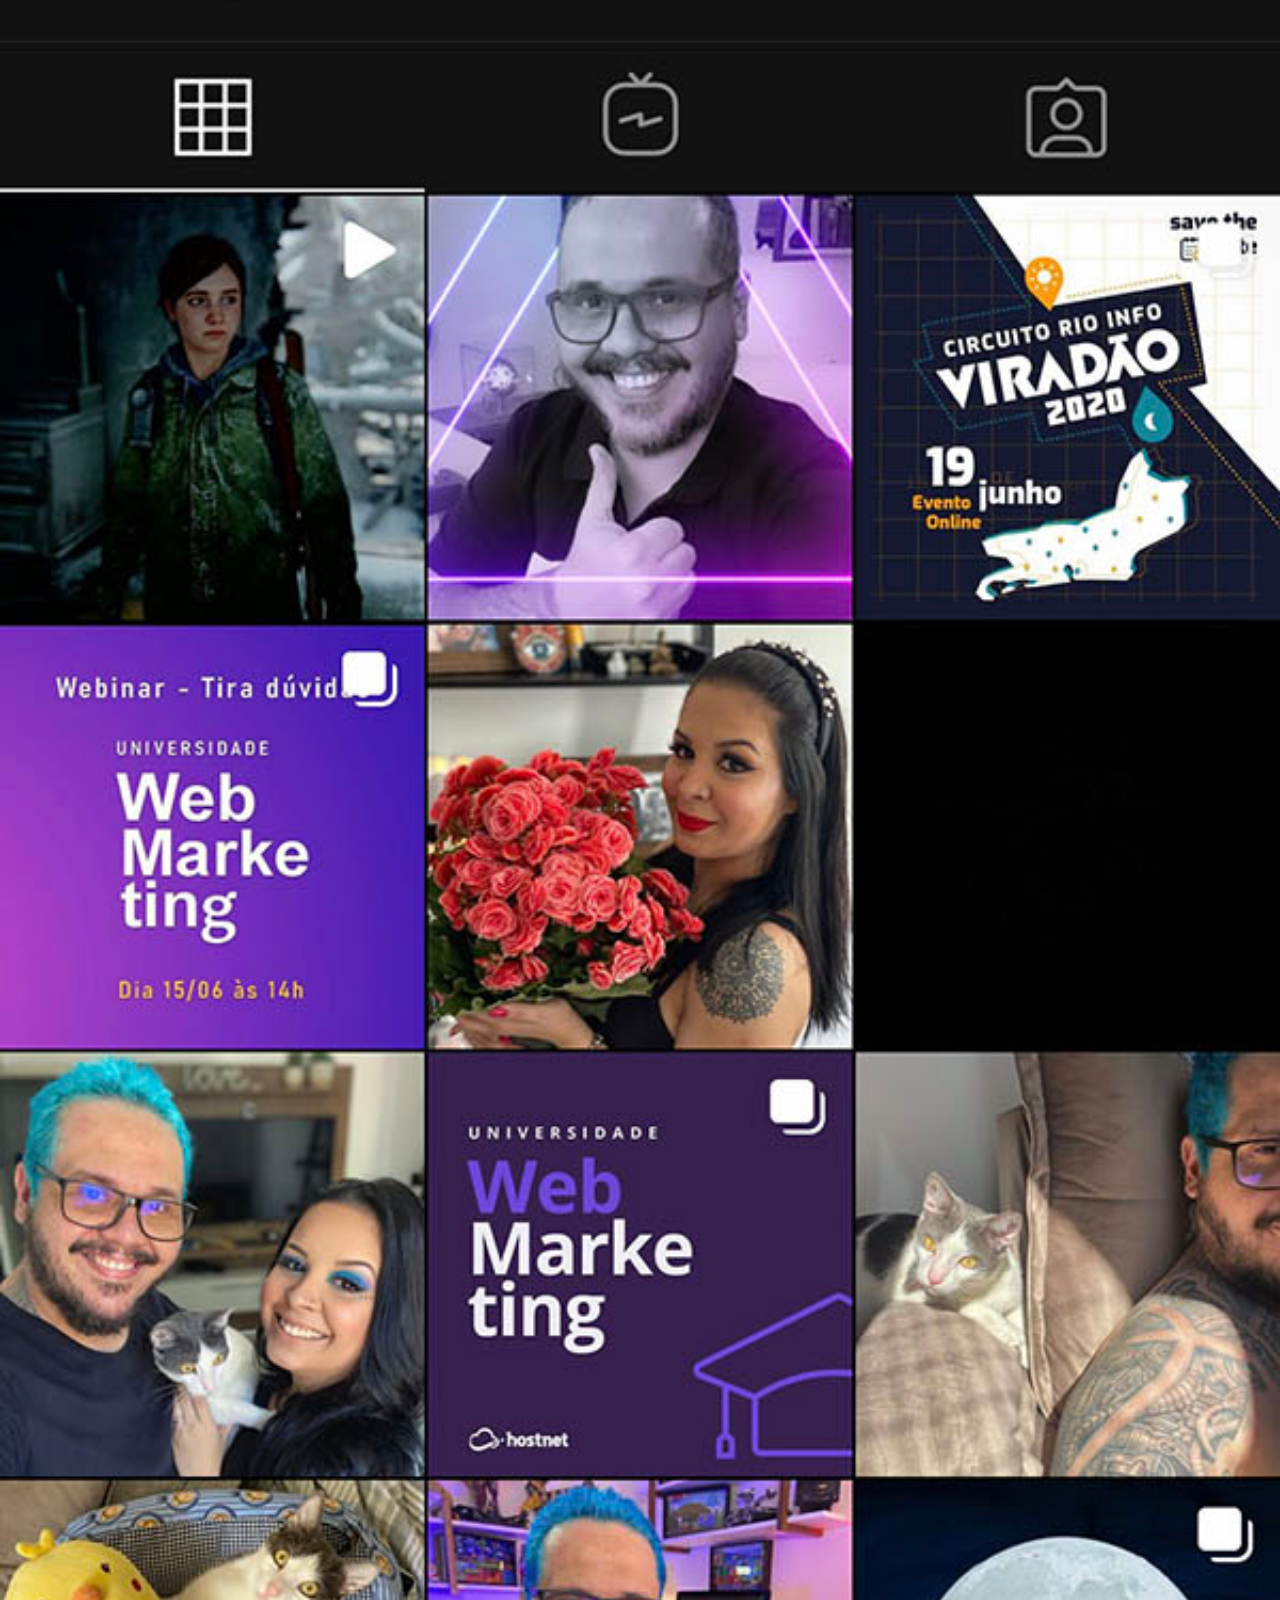
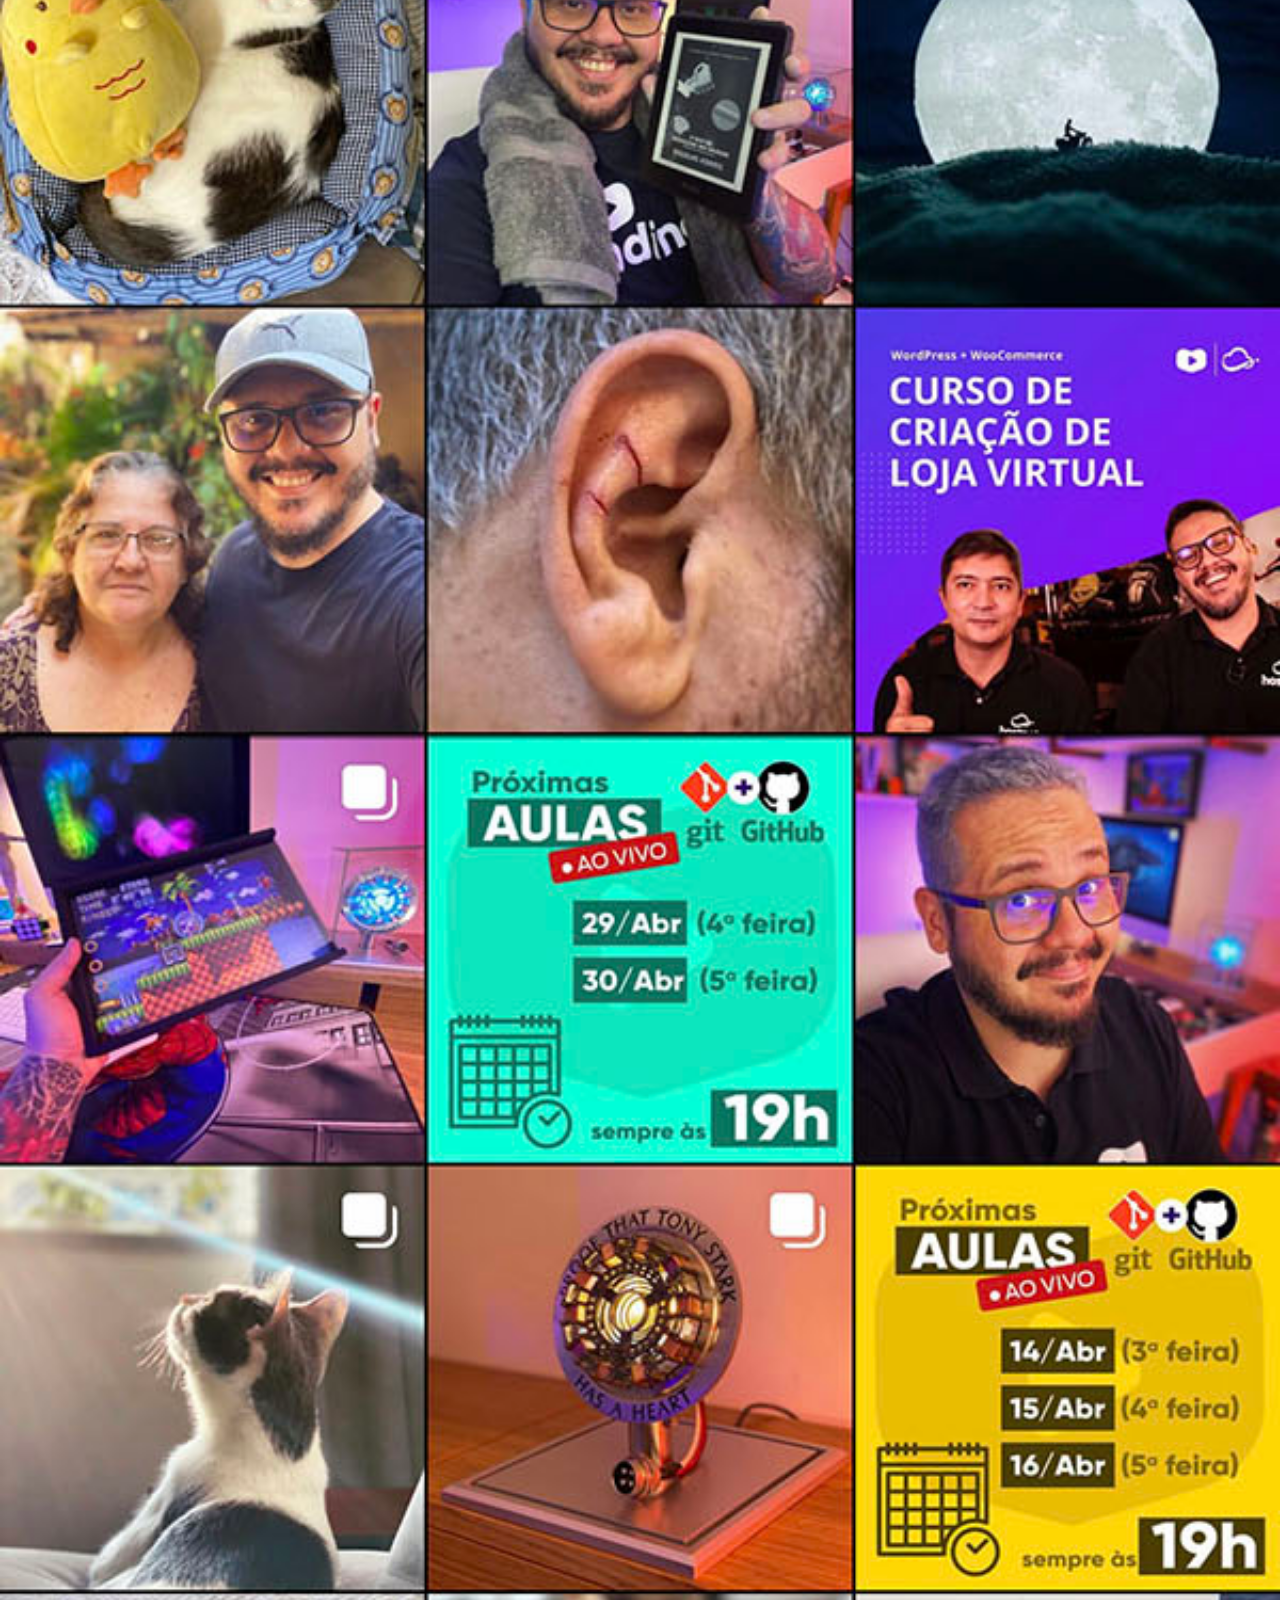
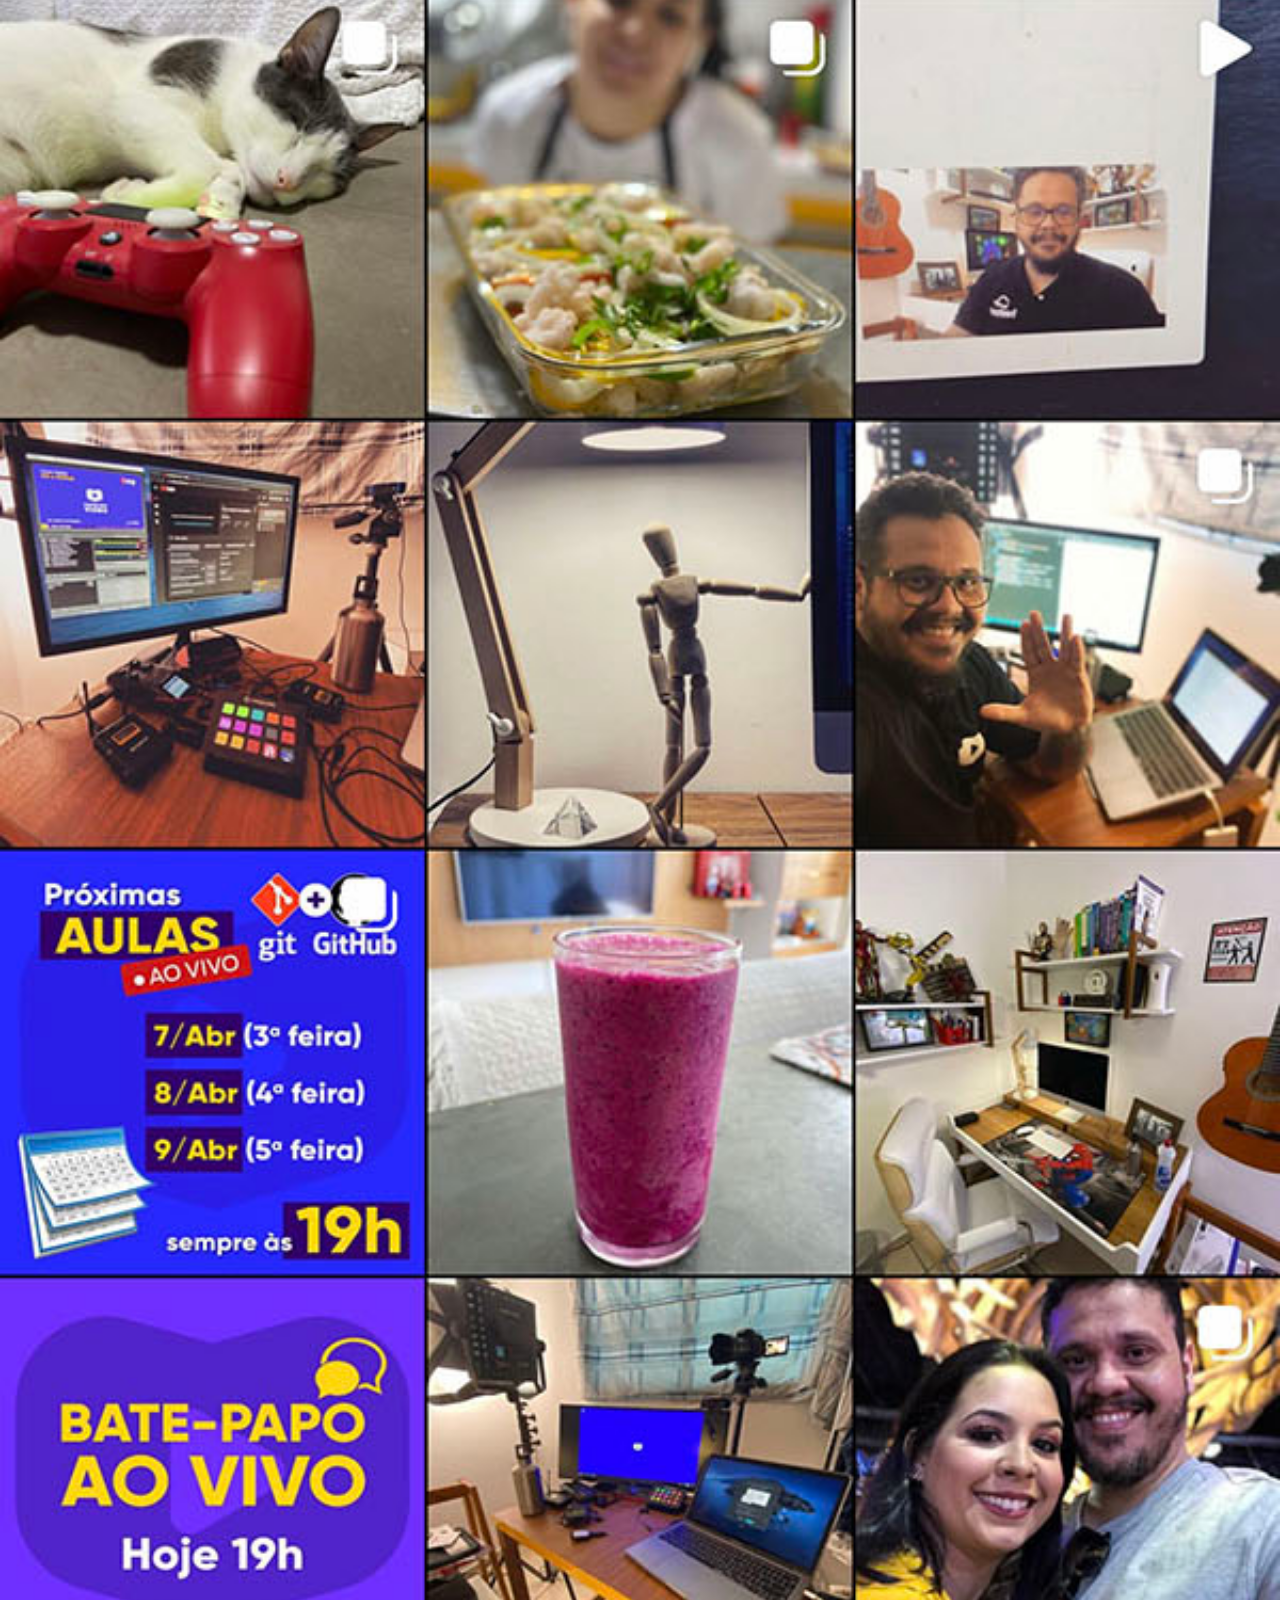
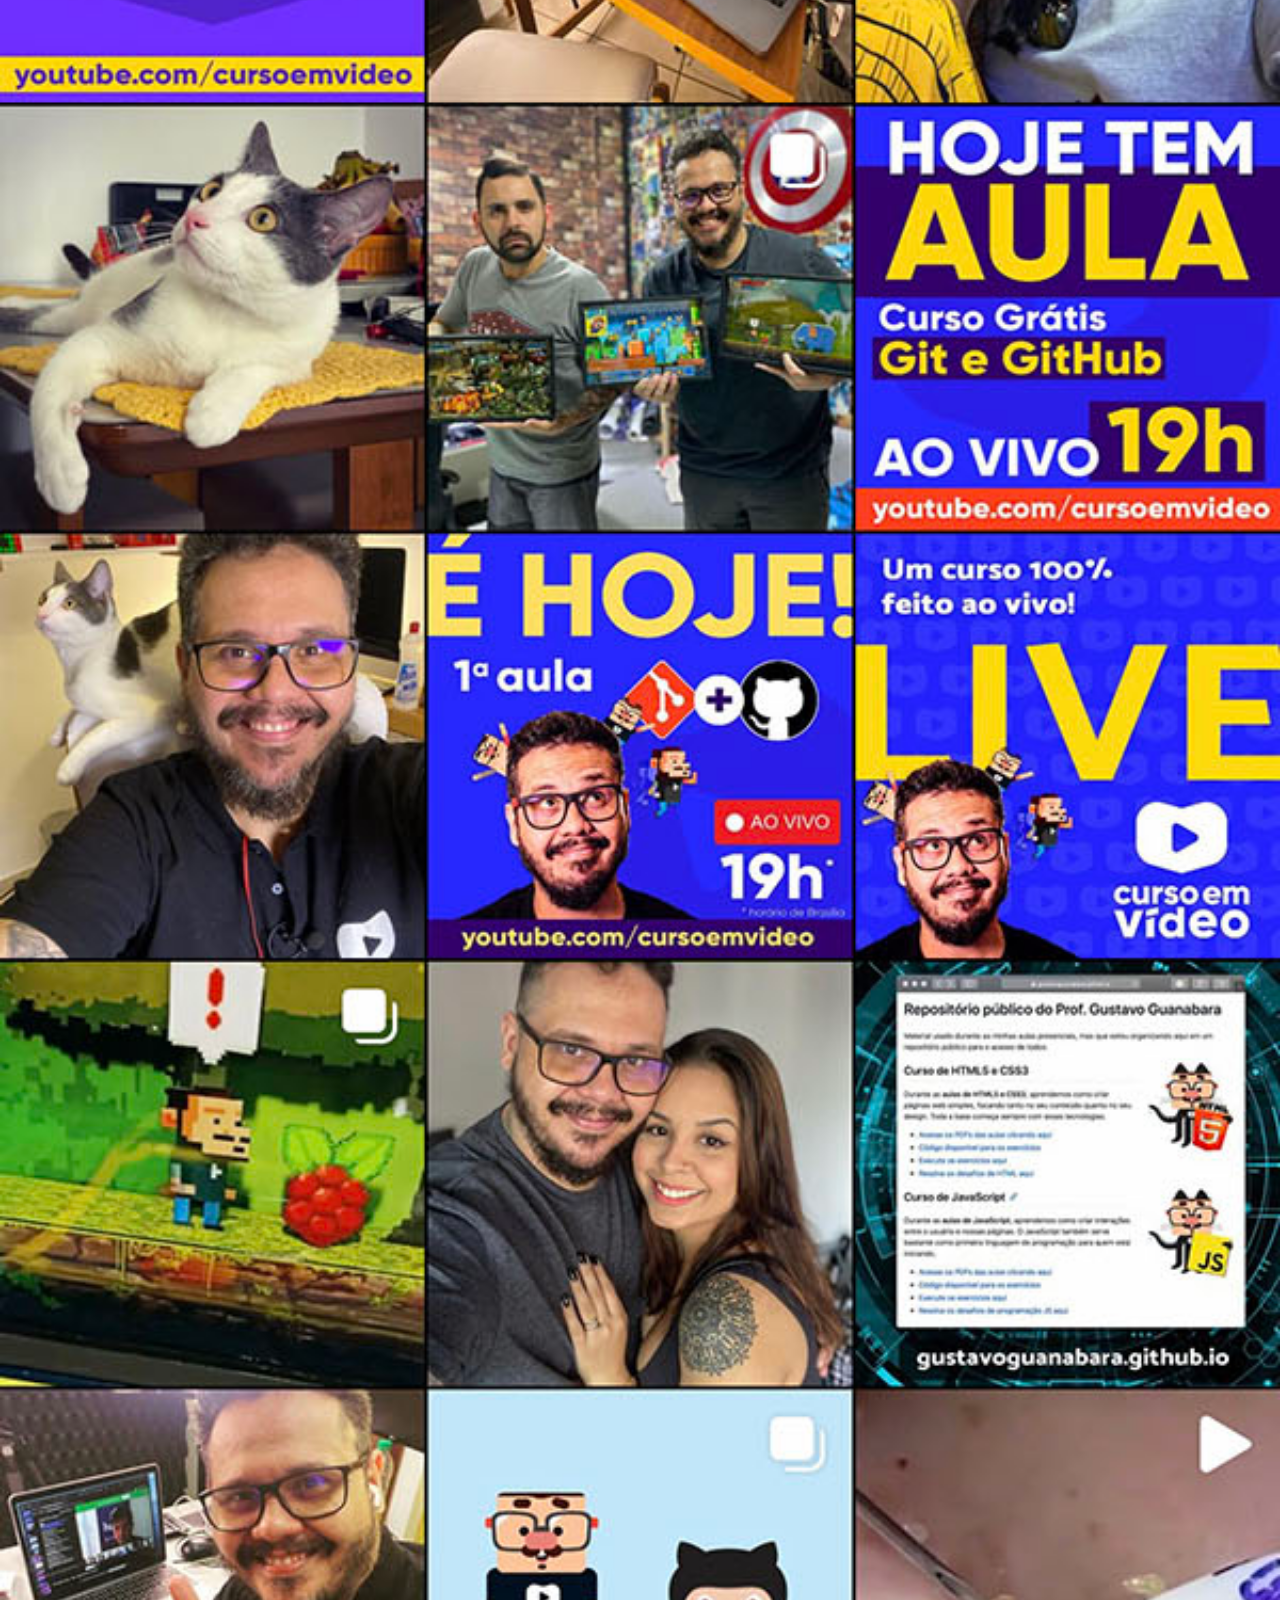
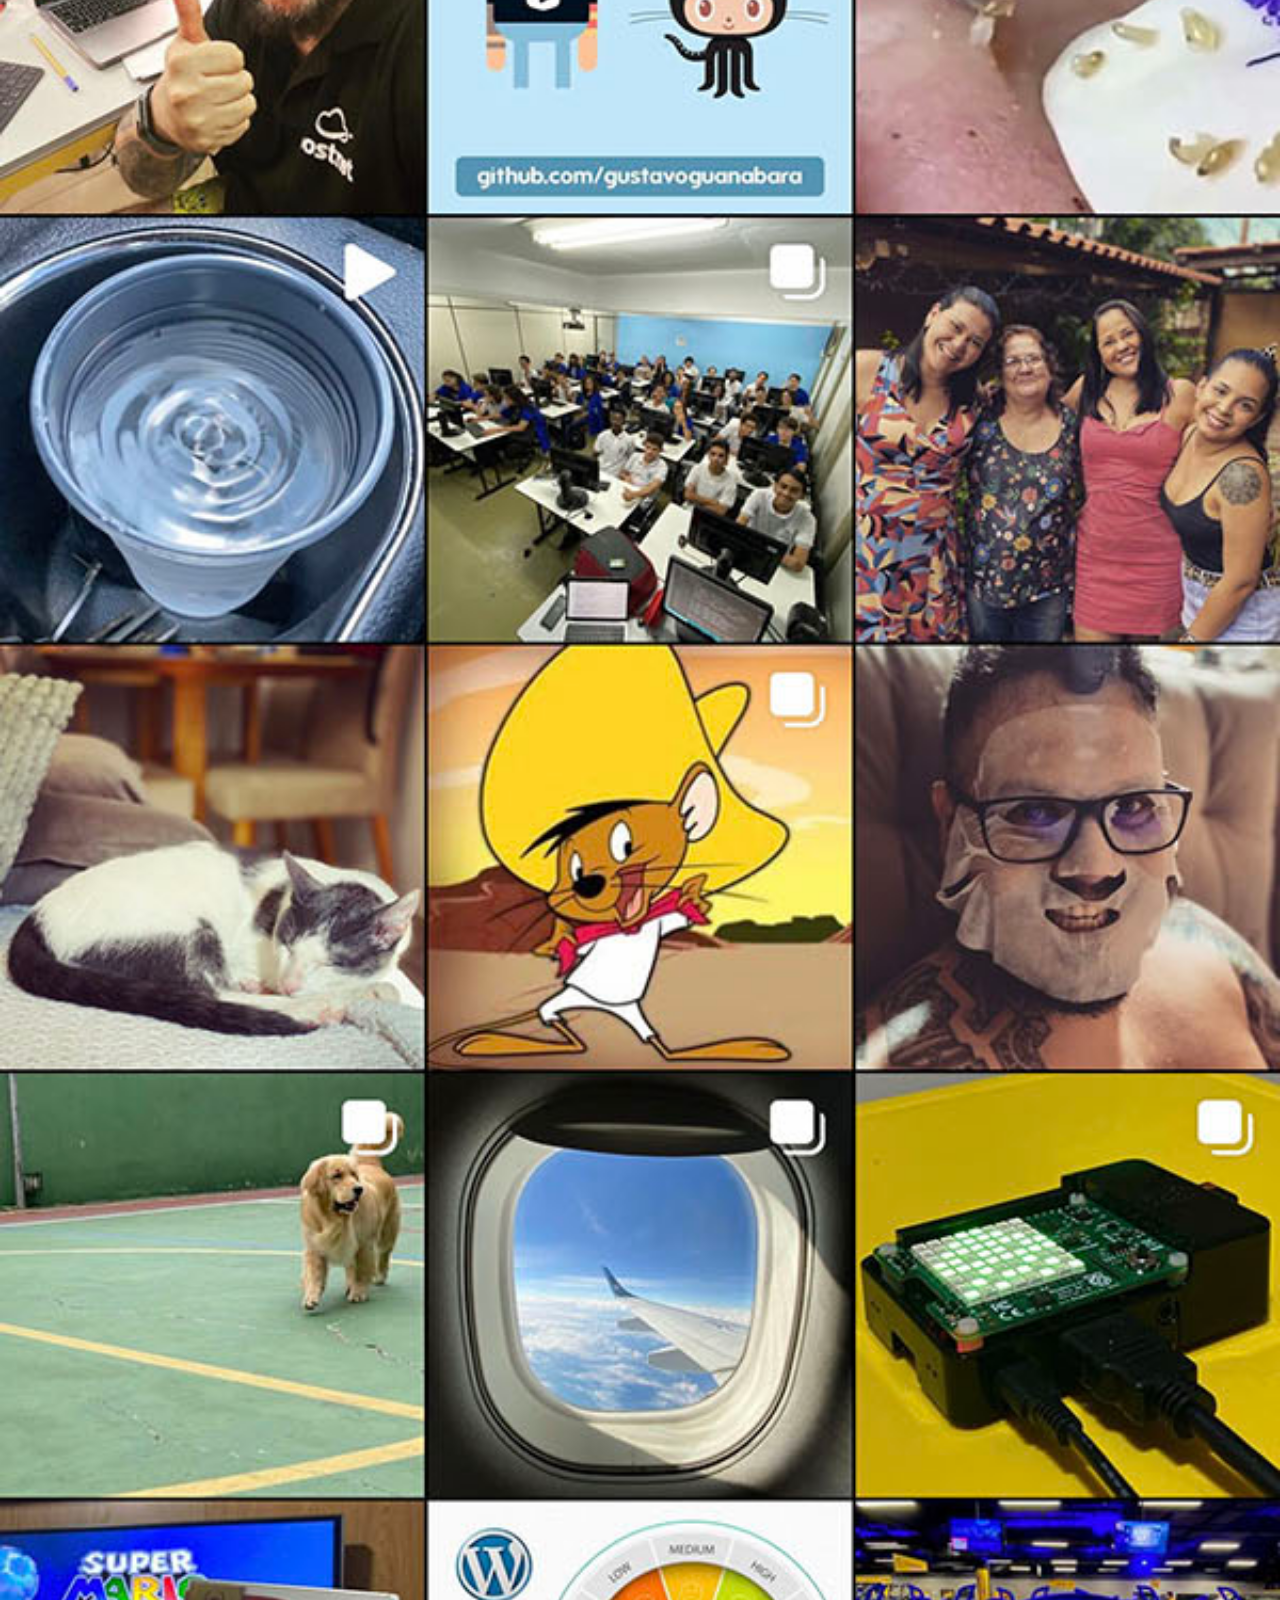
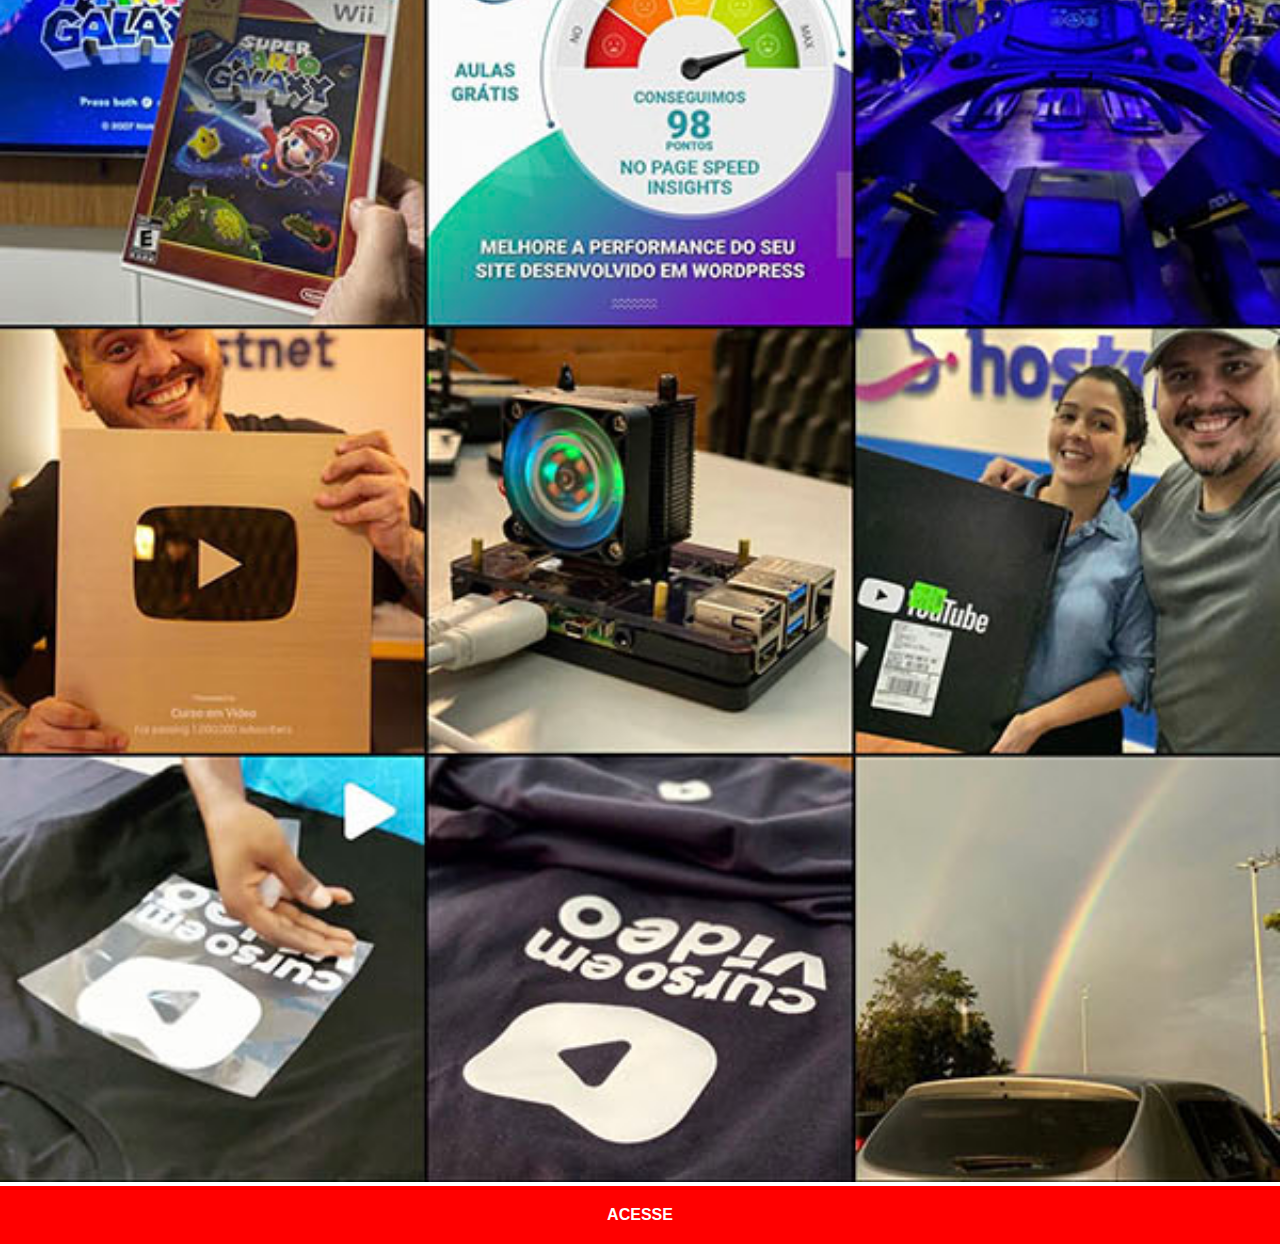
<file: instagram.html>
<!DOCTYPE html>
<html lang="pt-br">
<head>
    <meta charset="UTF-8">
    <meta name="viewport" content="width=device-width, initial-scale=1.0">
    <title>Document</title>
</head>
<style>
    * {
        margin: 0;
        padding: 0;
        box-sizing: border-box;
    }
    body {
        font-family: Arial, Helvetica, sans-serif;
    }
    ::-webkit-scrollbar {
        display: none;
    }
    img {
        width: 100vw;
    }
    a {
        display: block;
        padding: 20px;
        background-color: red;
        color: white;
        text-decoration: none;
        text-align: center;
        font-weight: bold;

    }
</style>
<body>
    <img src="imagens/tela-instagram.jpg" alt="Página do YouTube">
    <a href="https://instagram.com" target="_blank">ACESSE</a>
</body>
</html>
</file>
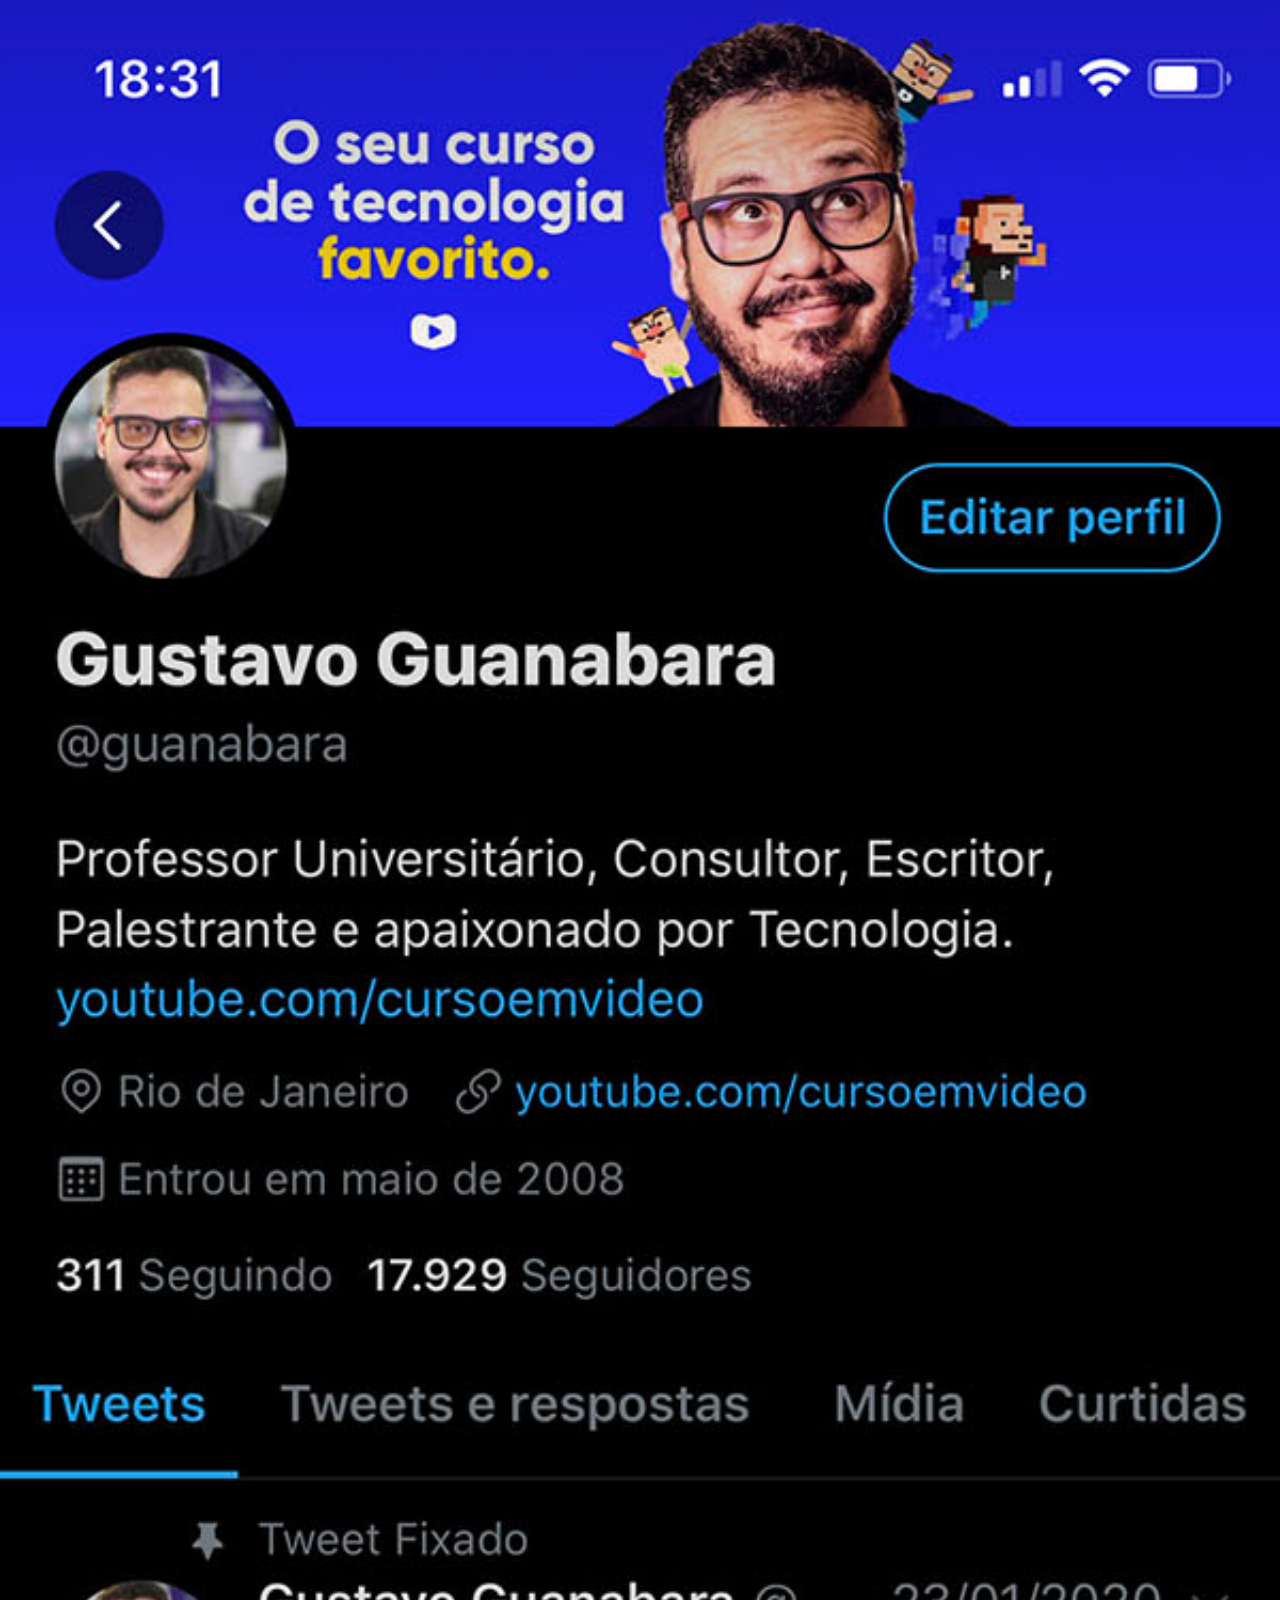
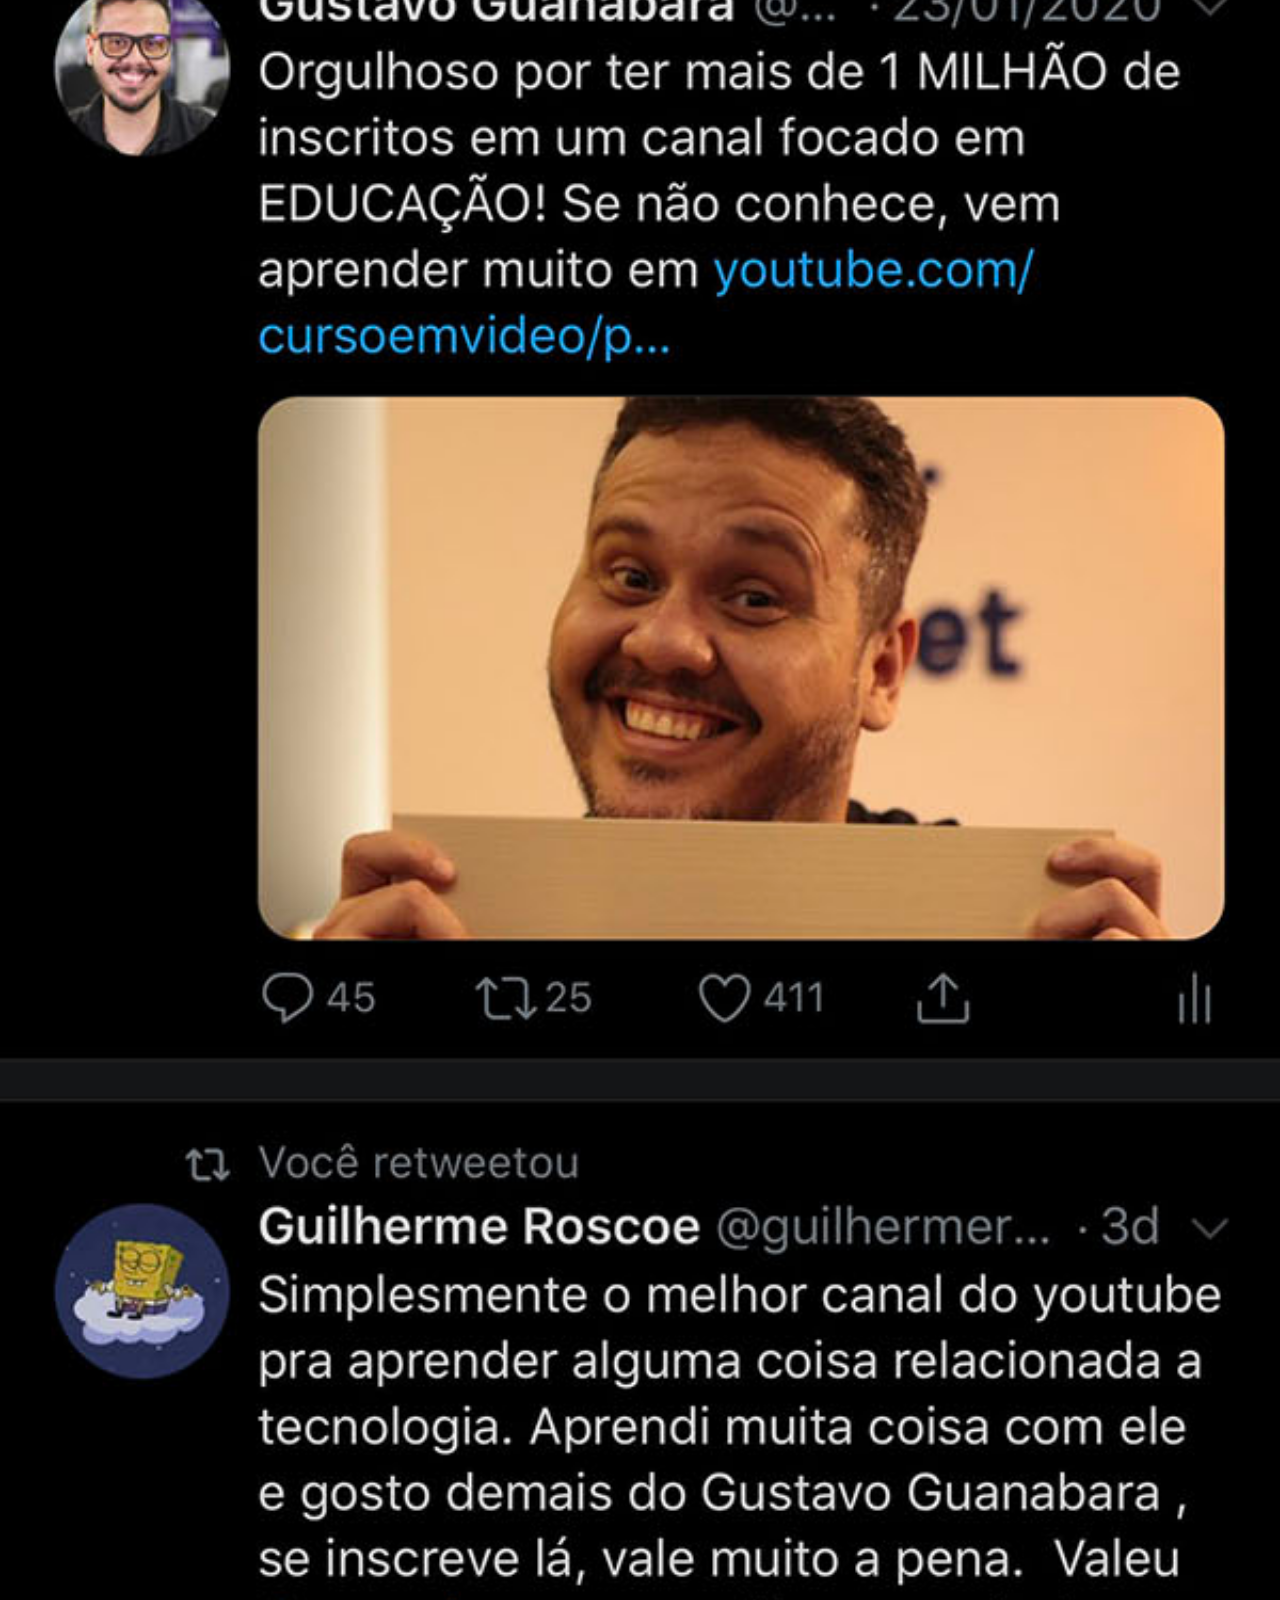
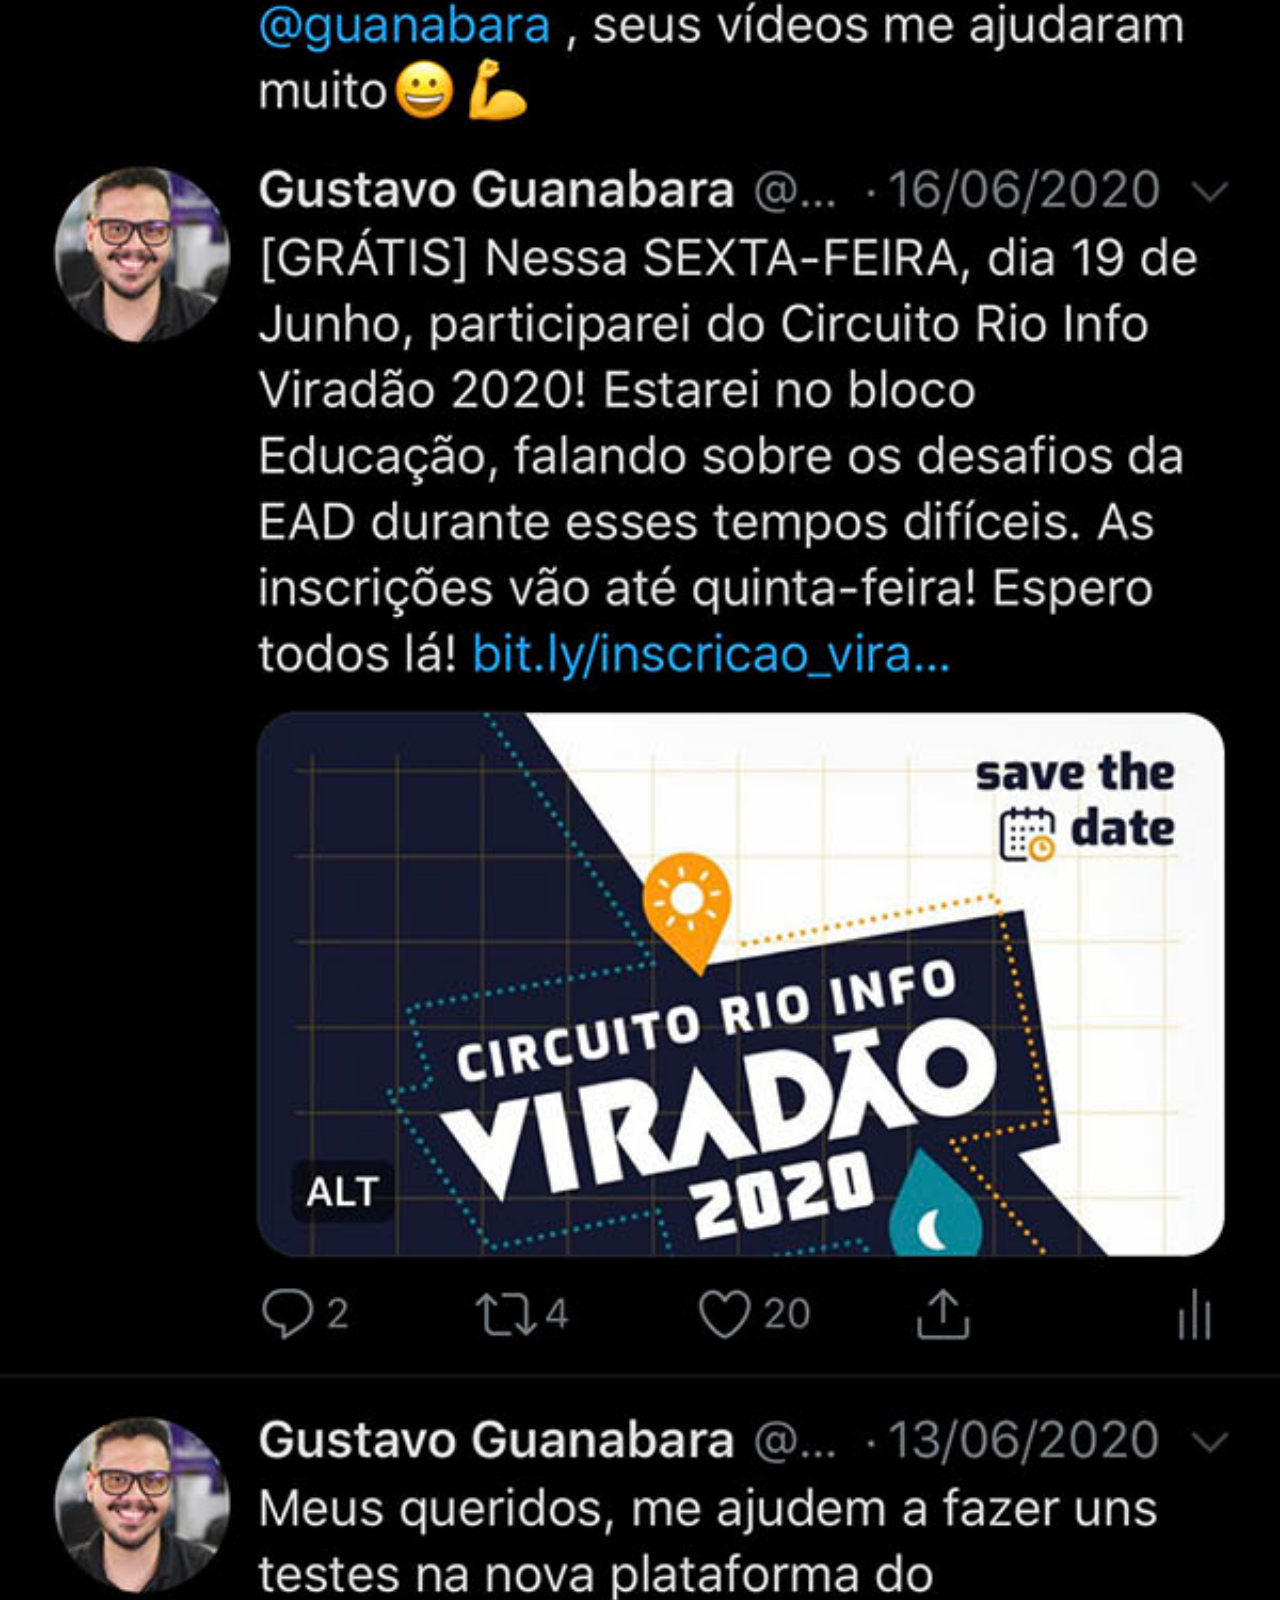
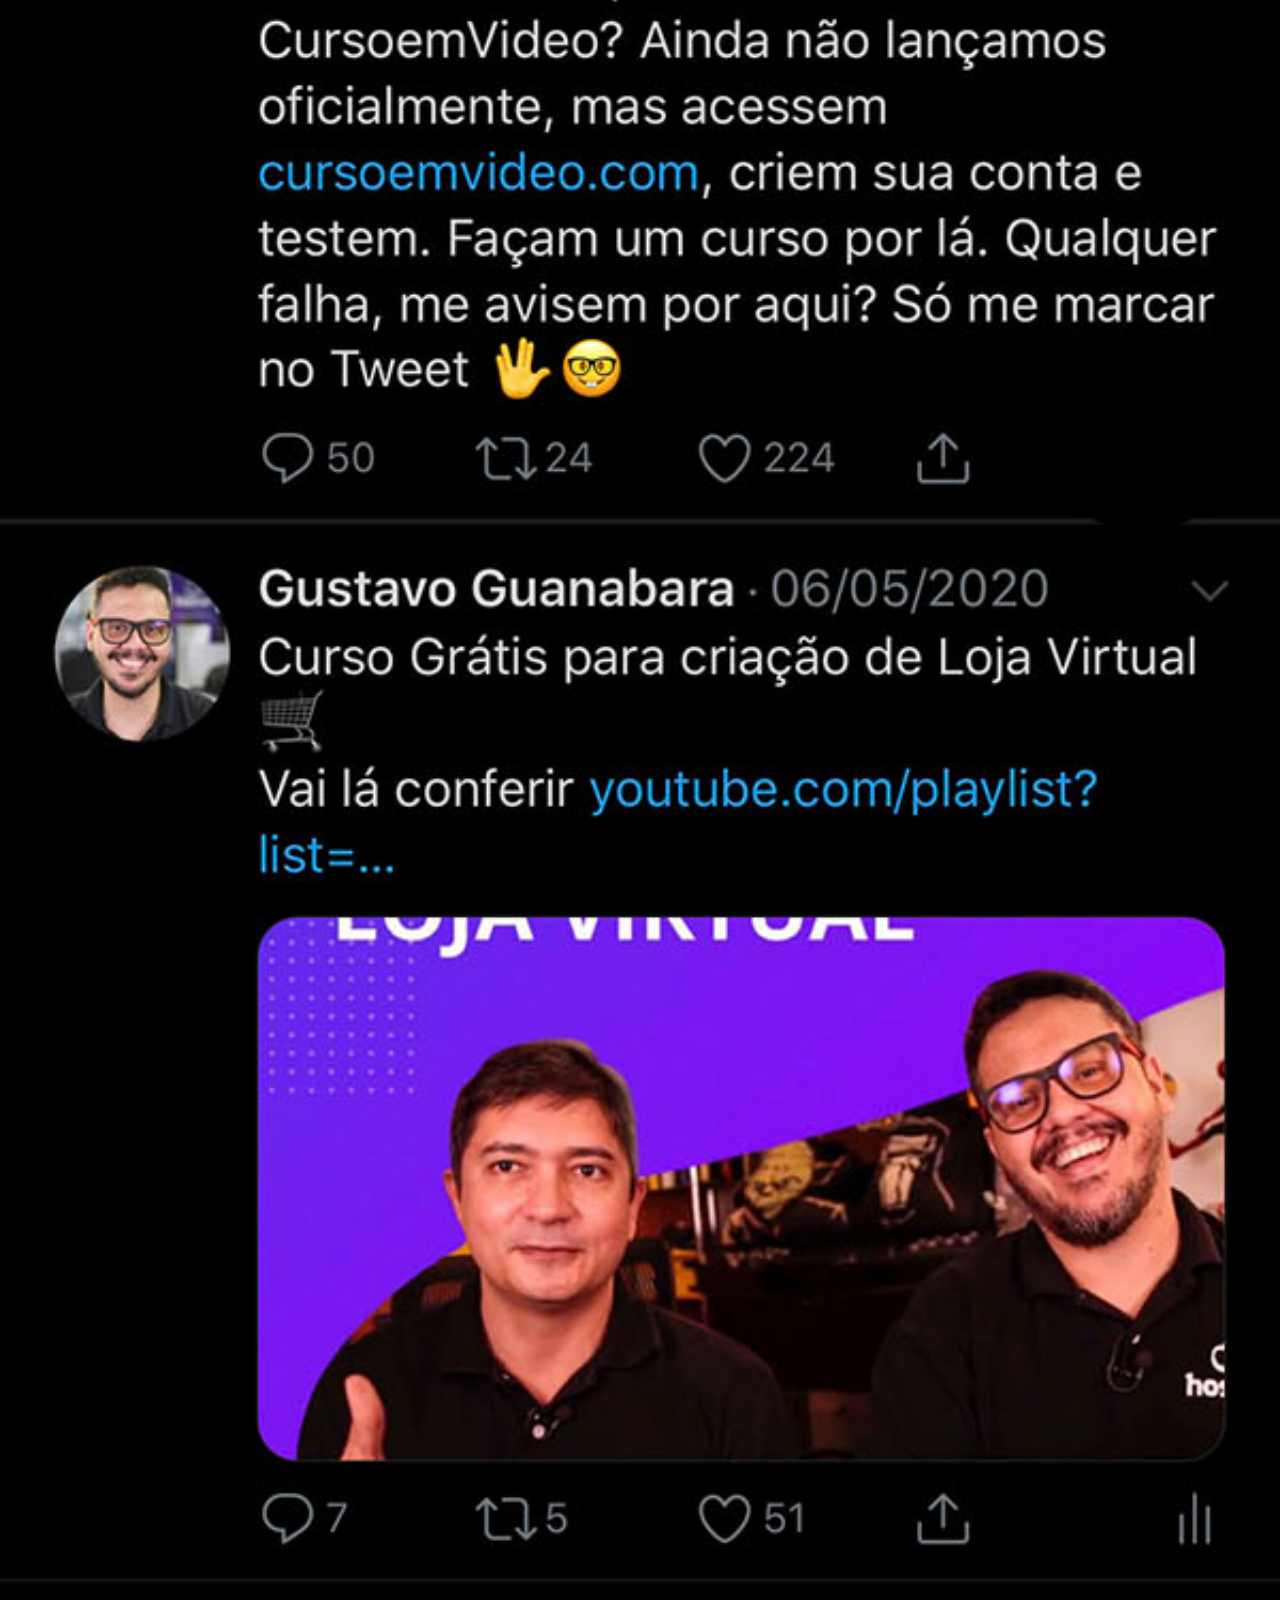
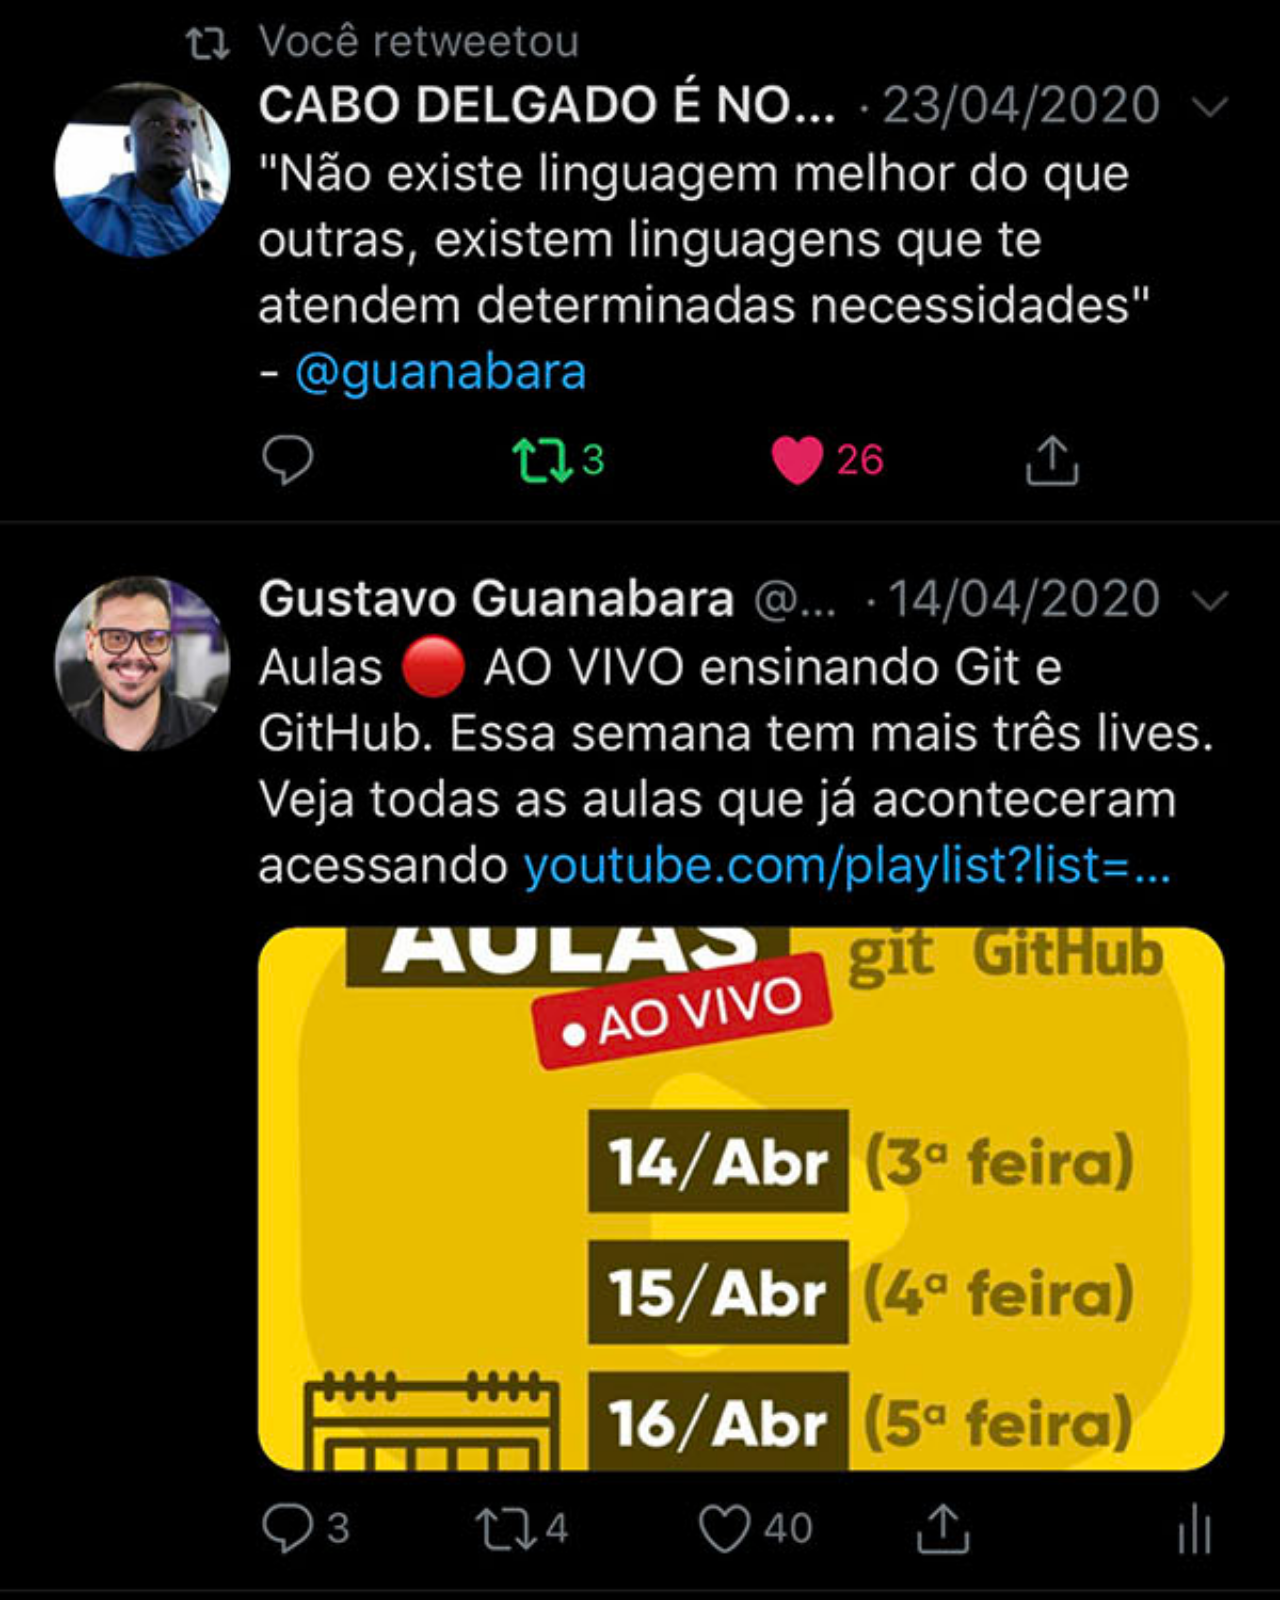
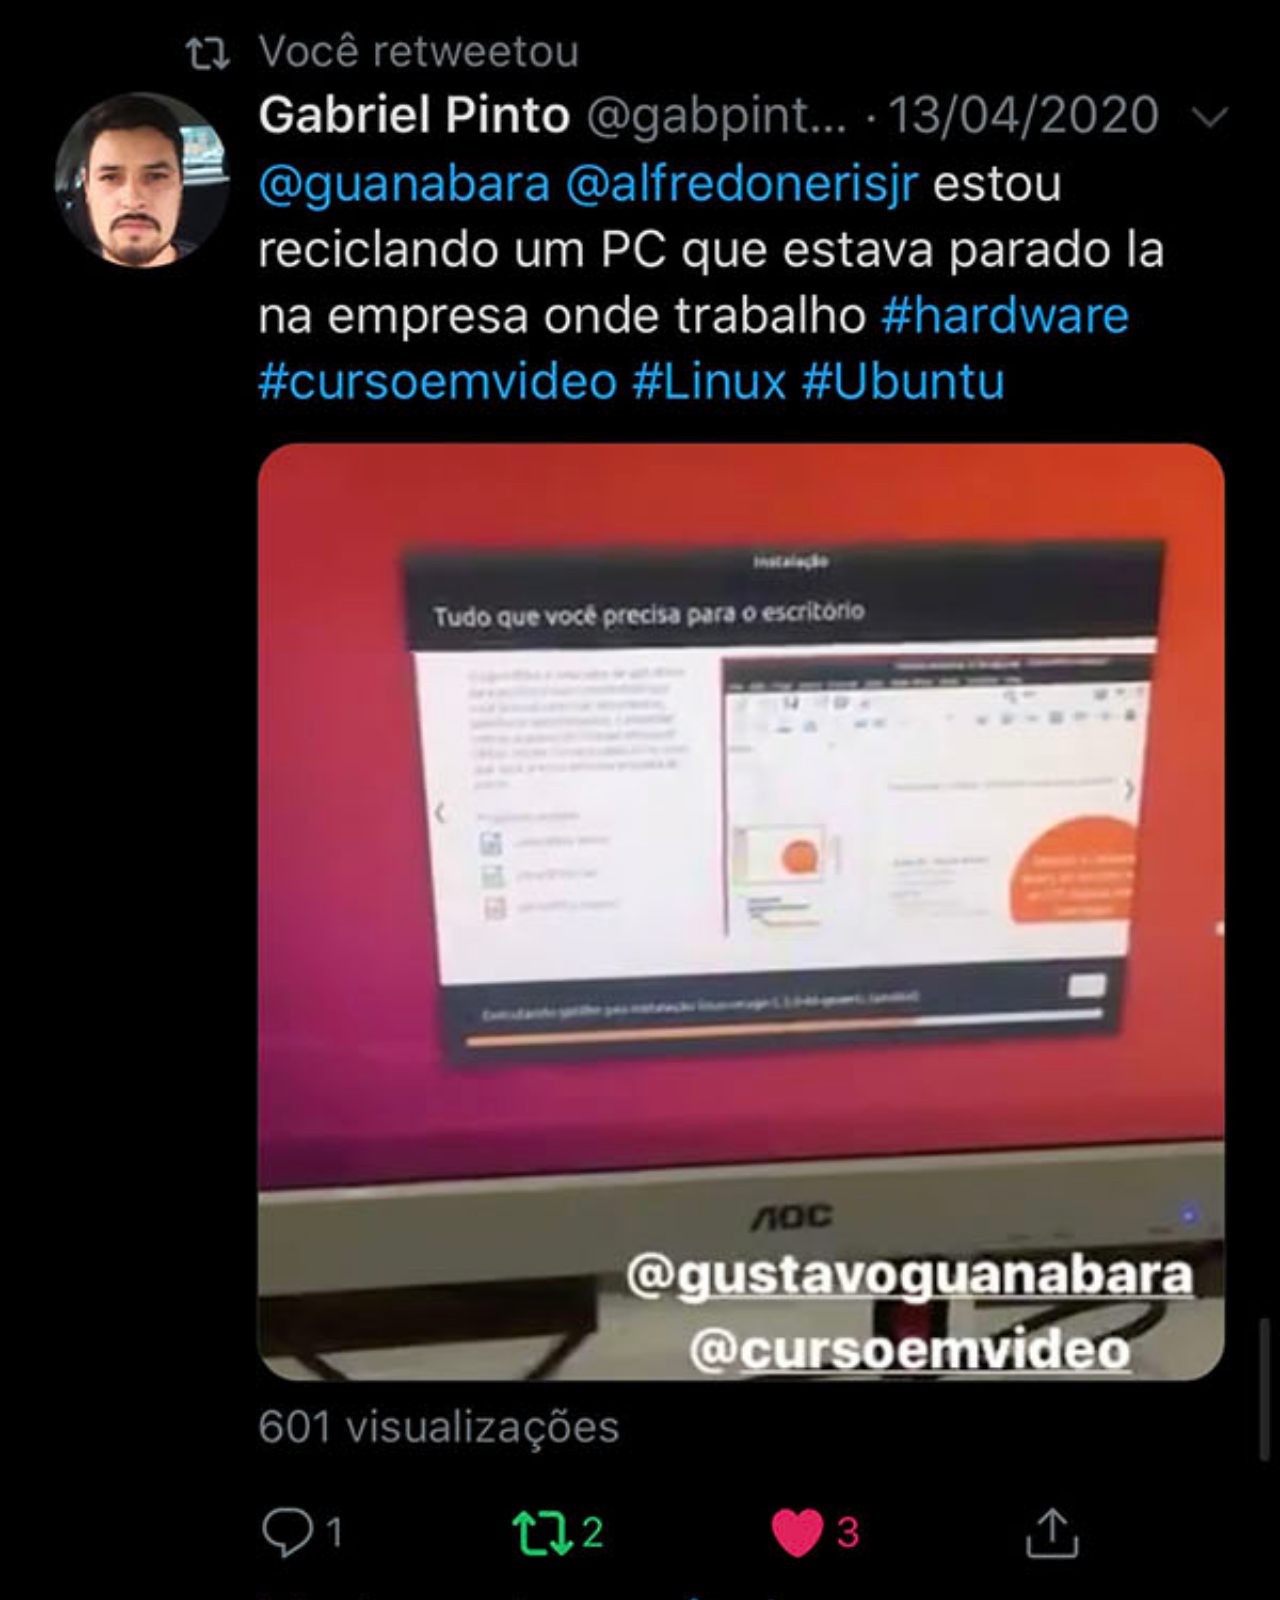
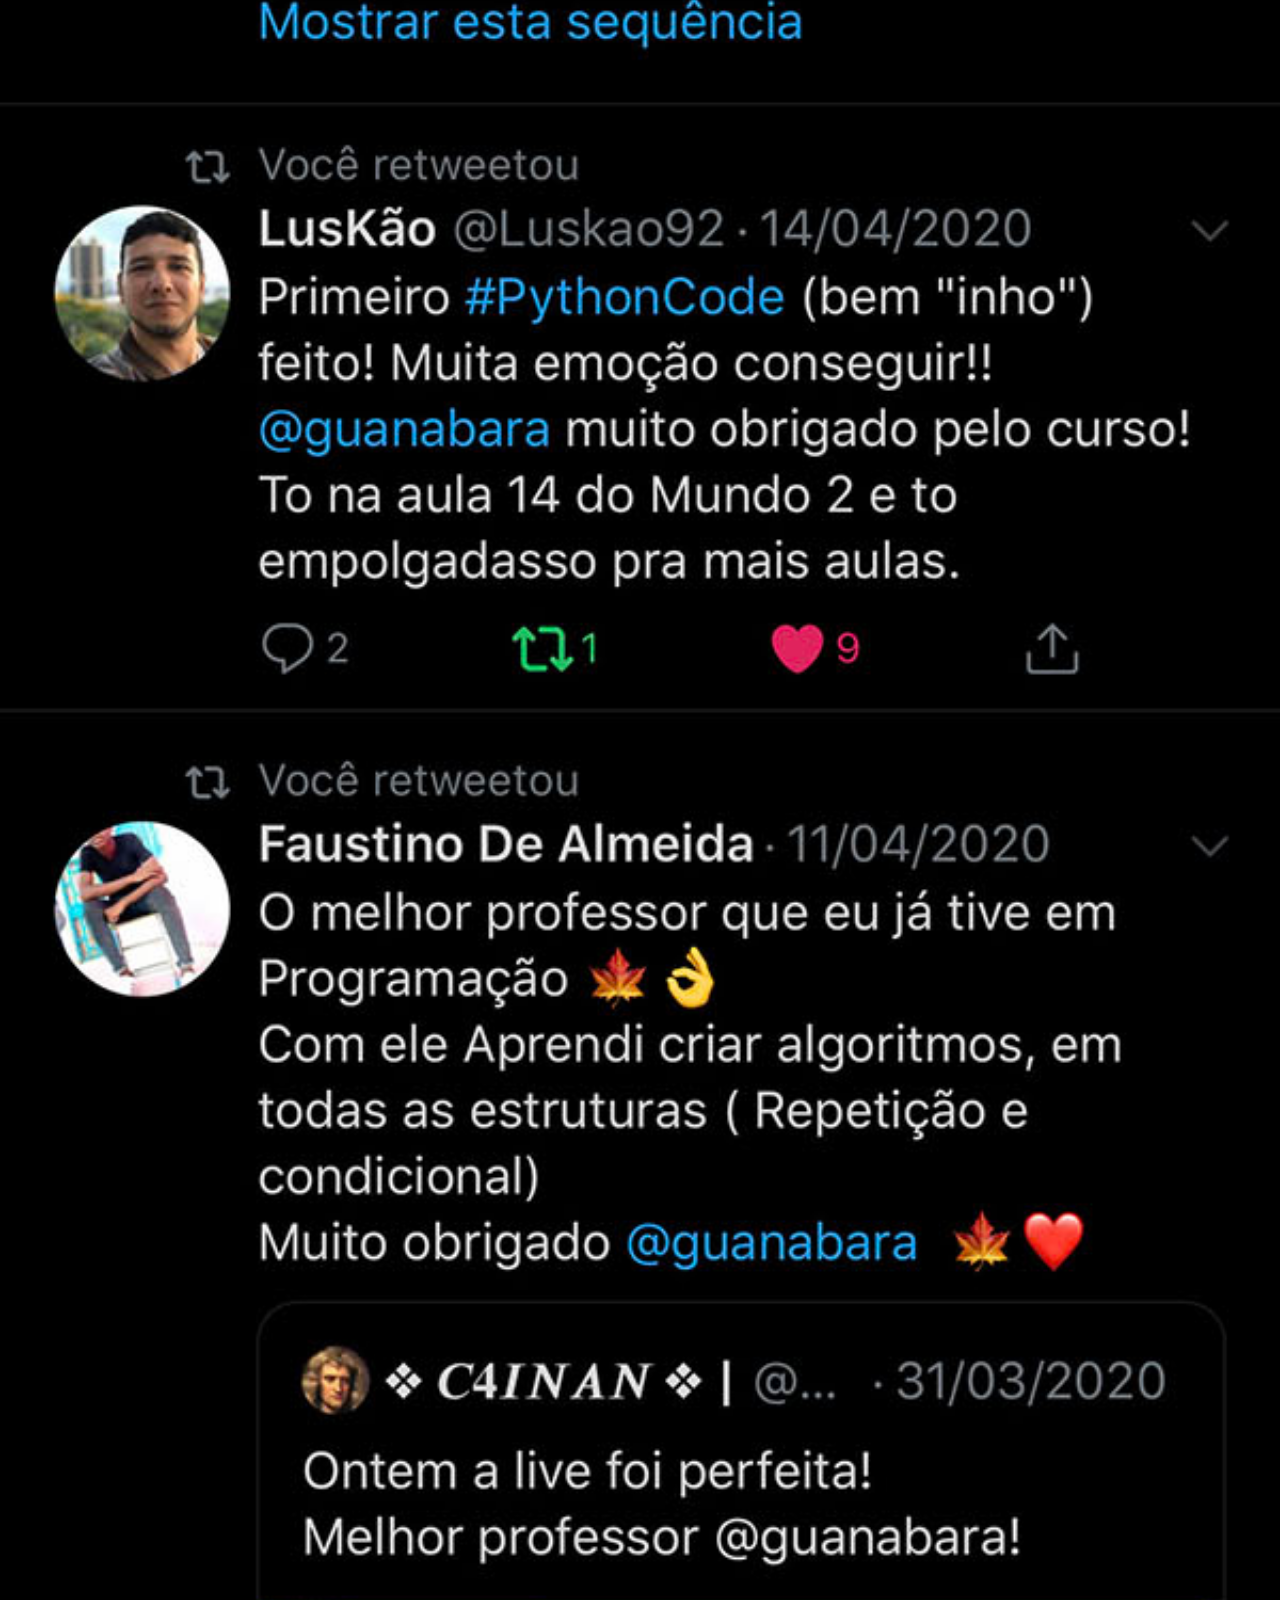
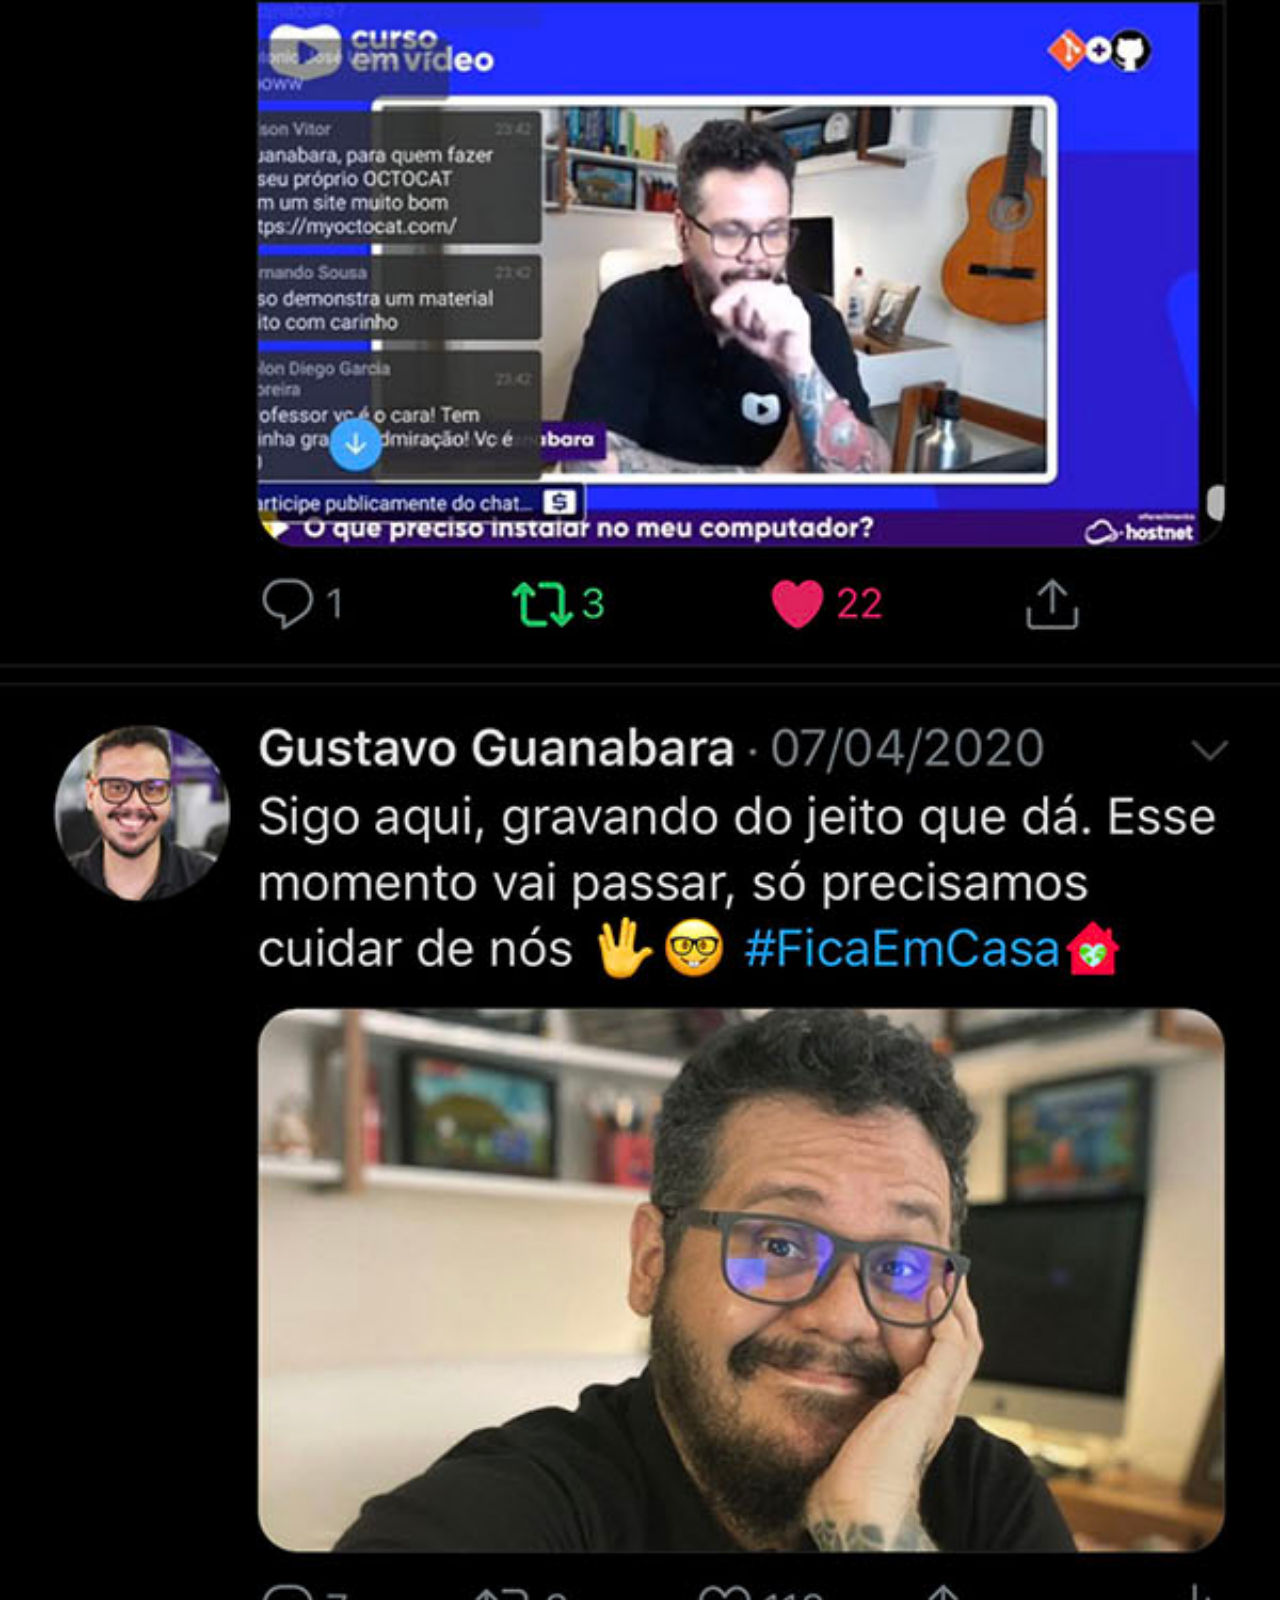
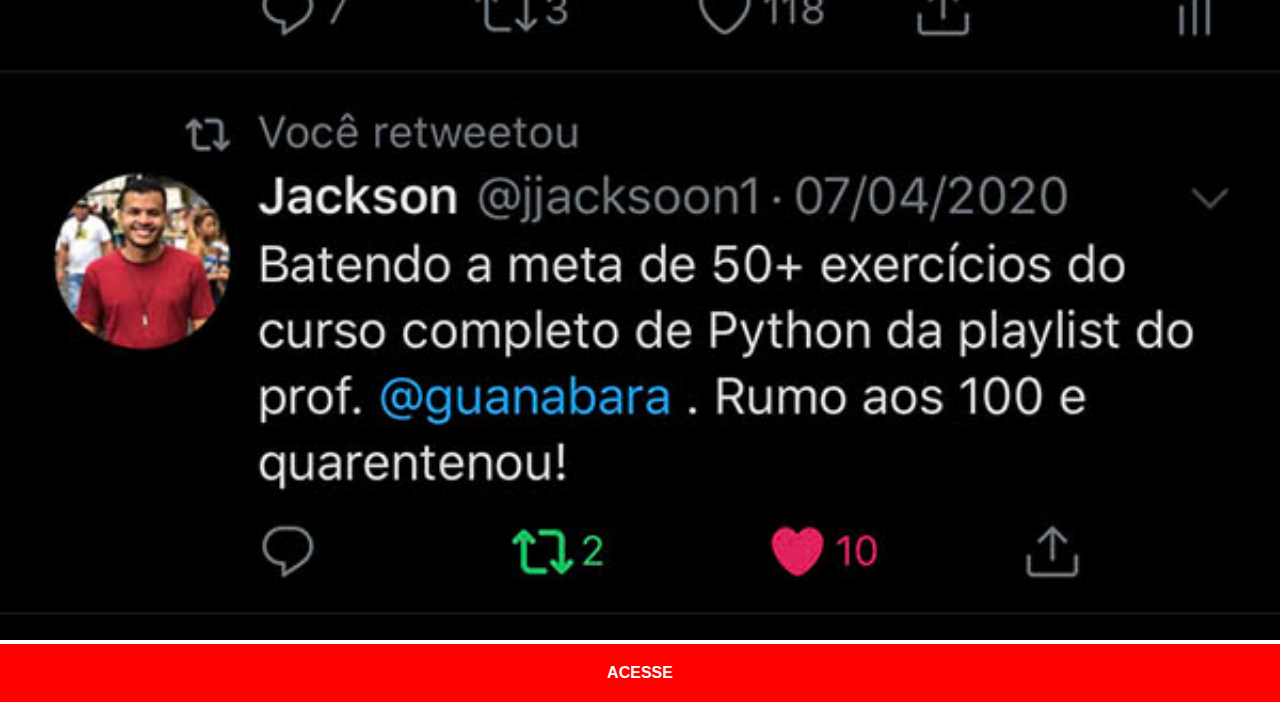
<file: twitter.html>
<!DOCTYPE html>
<html lang="pt-br">
<head>
    <meta charset="UTF-8">
    <meta name="viewport" content="width=device-width, initial-scale=1.0">
    <title>Document</title>
</head>
<style>
    * {
        margin: 0;
        padding: 0;
        box-sizing: border-box;
    }
    body {
        font-family: Arial, Helvetica, sans-serif;
    }
    ::-webkit-scrollbar {
        display: none;
    }
    img {
        width: 100vw;
    }
    a {
        display: block;
        padding: 20px;
        background-color: red;
        color: white;
        text-decoration: none;
        text-align: center;
        font-weight: bold;

    }
</style>
<body>
    <img src="imagens/tela-twitter.jpg" alt="Página do YouTube">
    <a href="https://x.com" target="_blank">ACESSE</a>
</body>
</html>
</file>
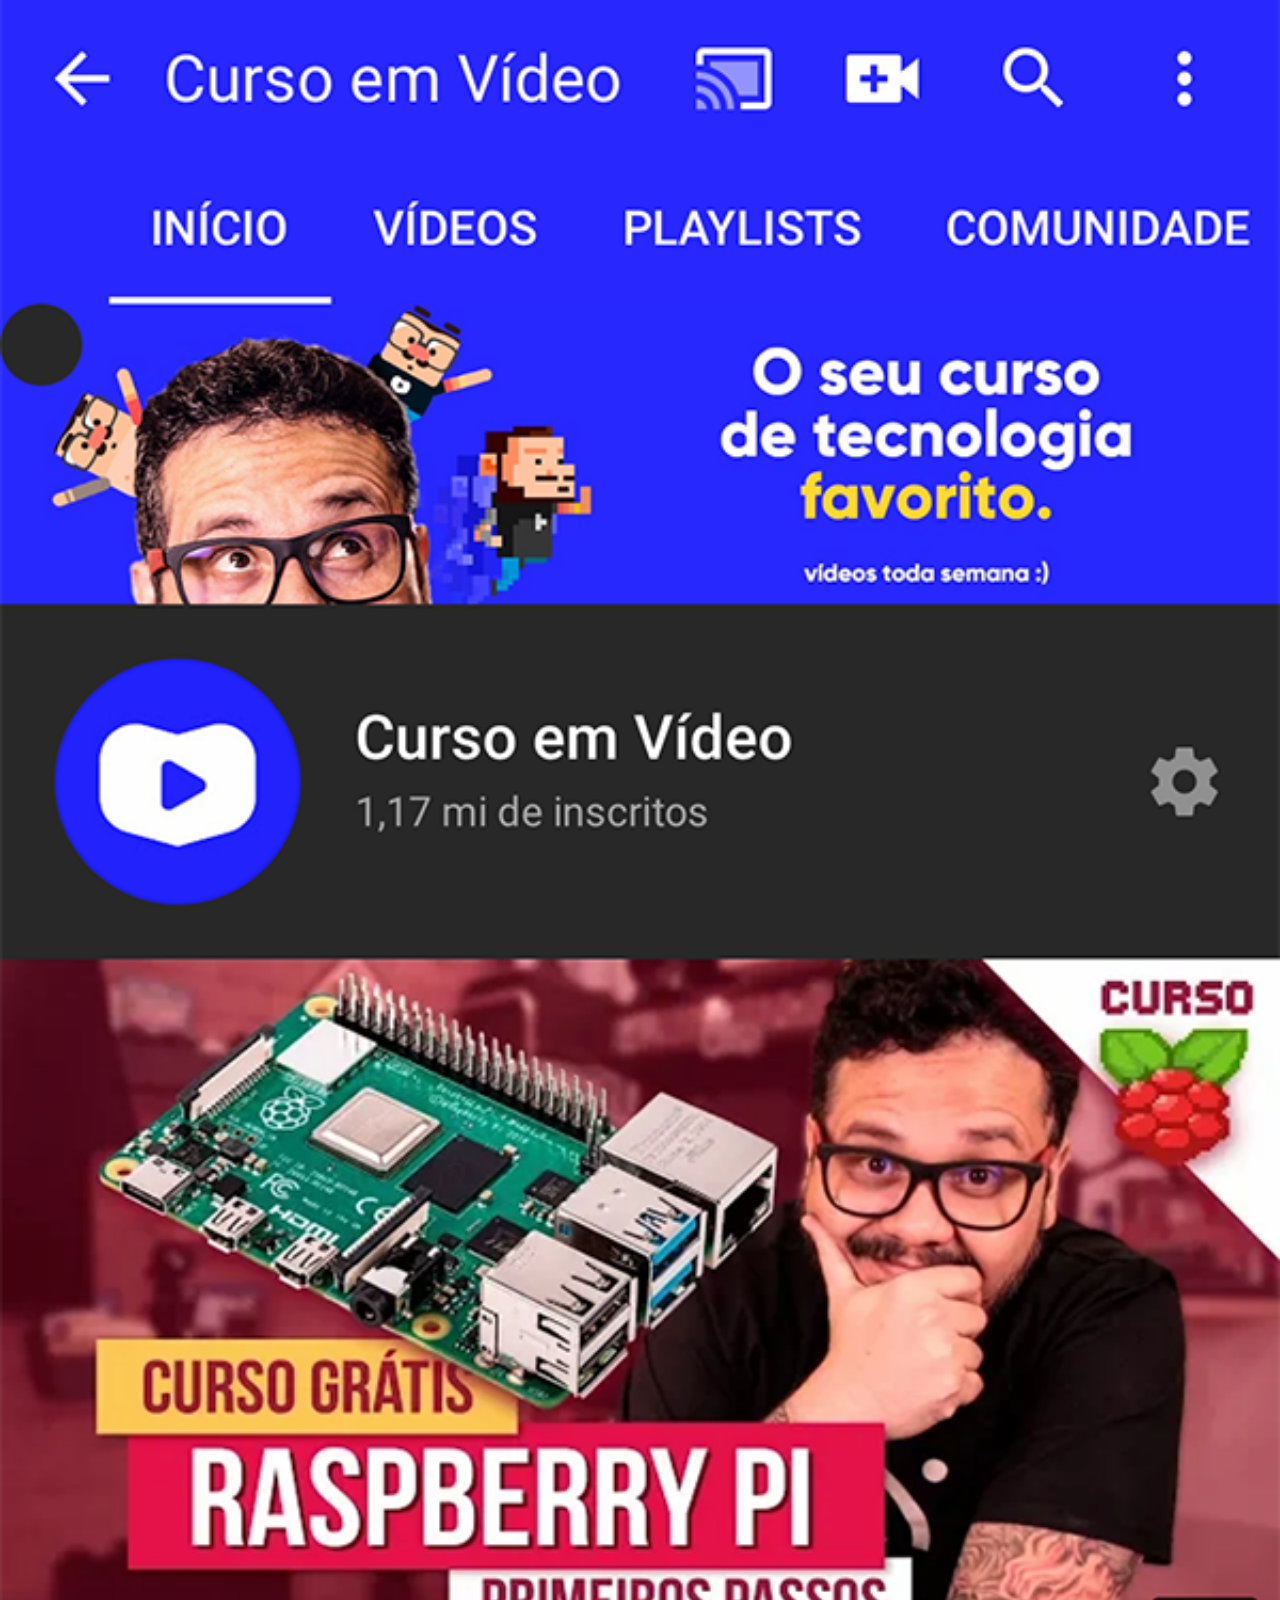
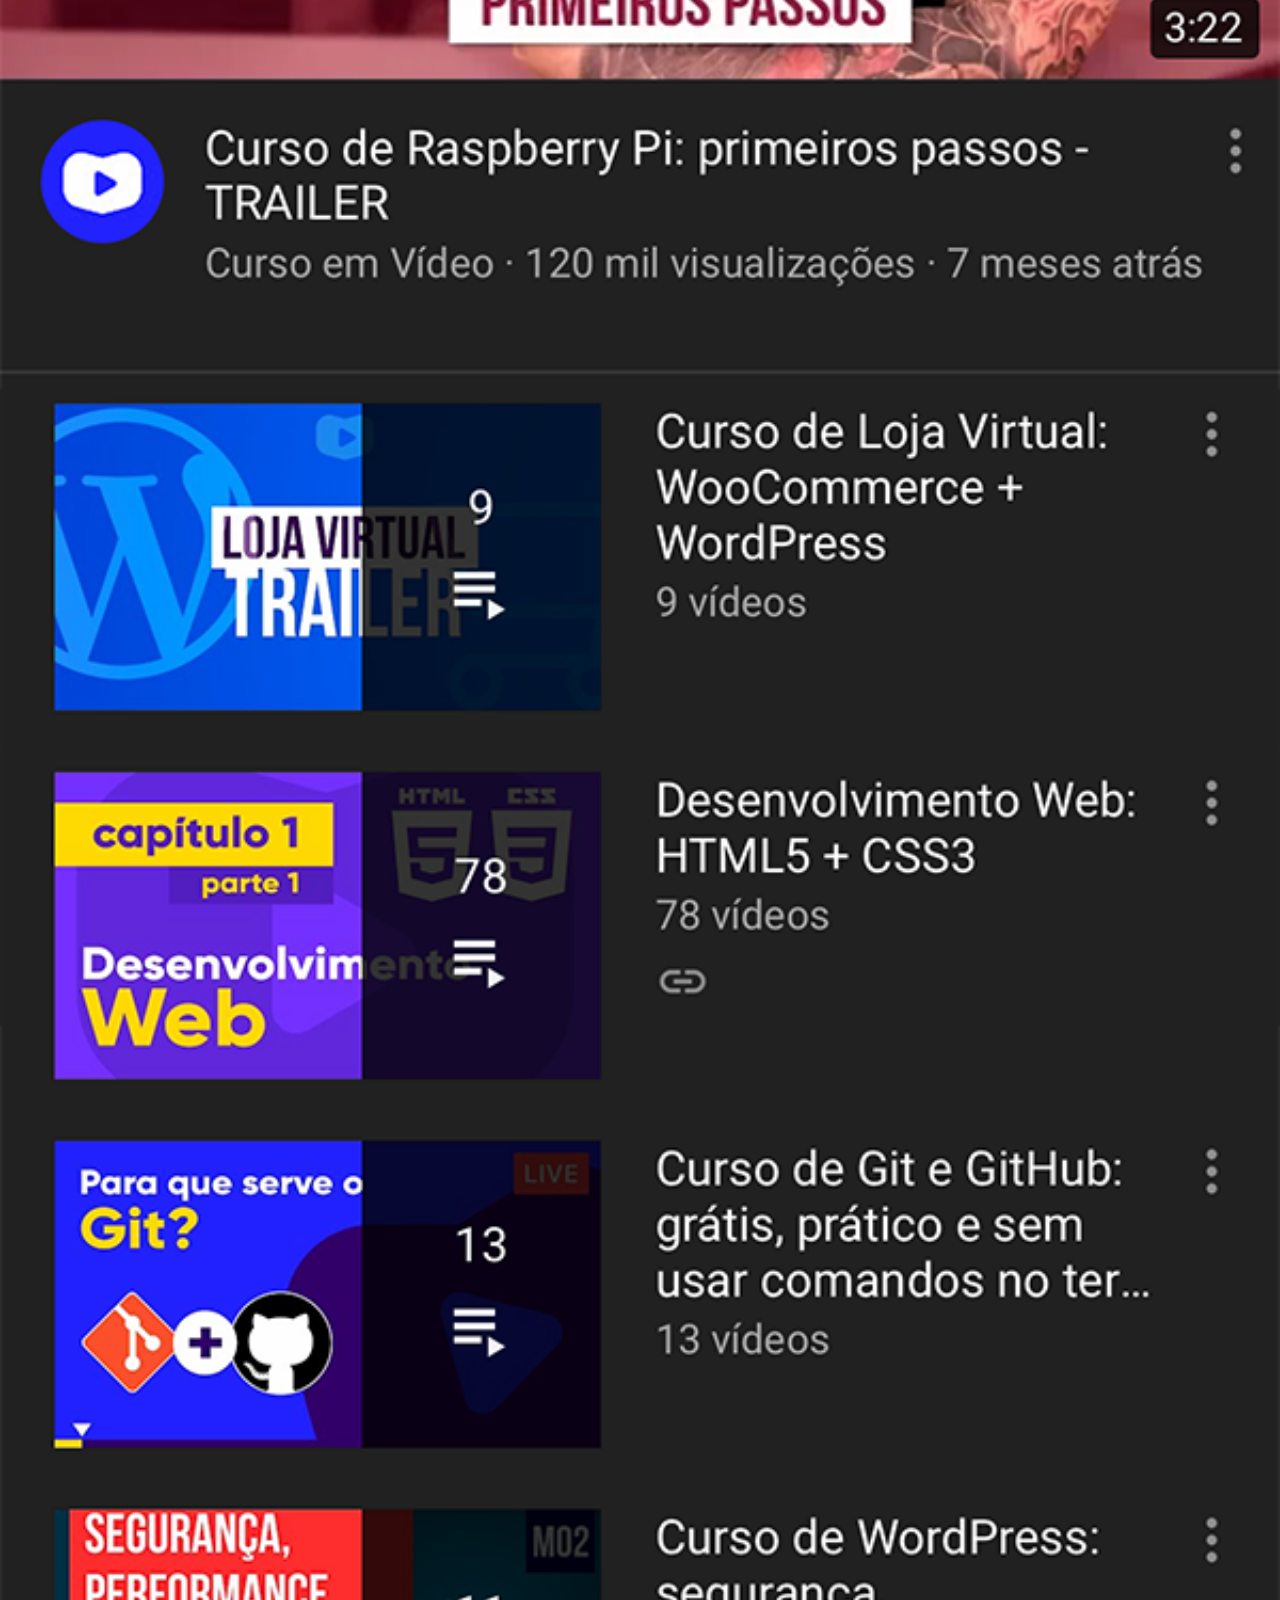
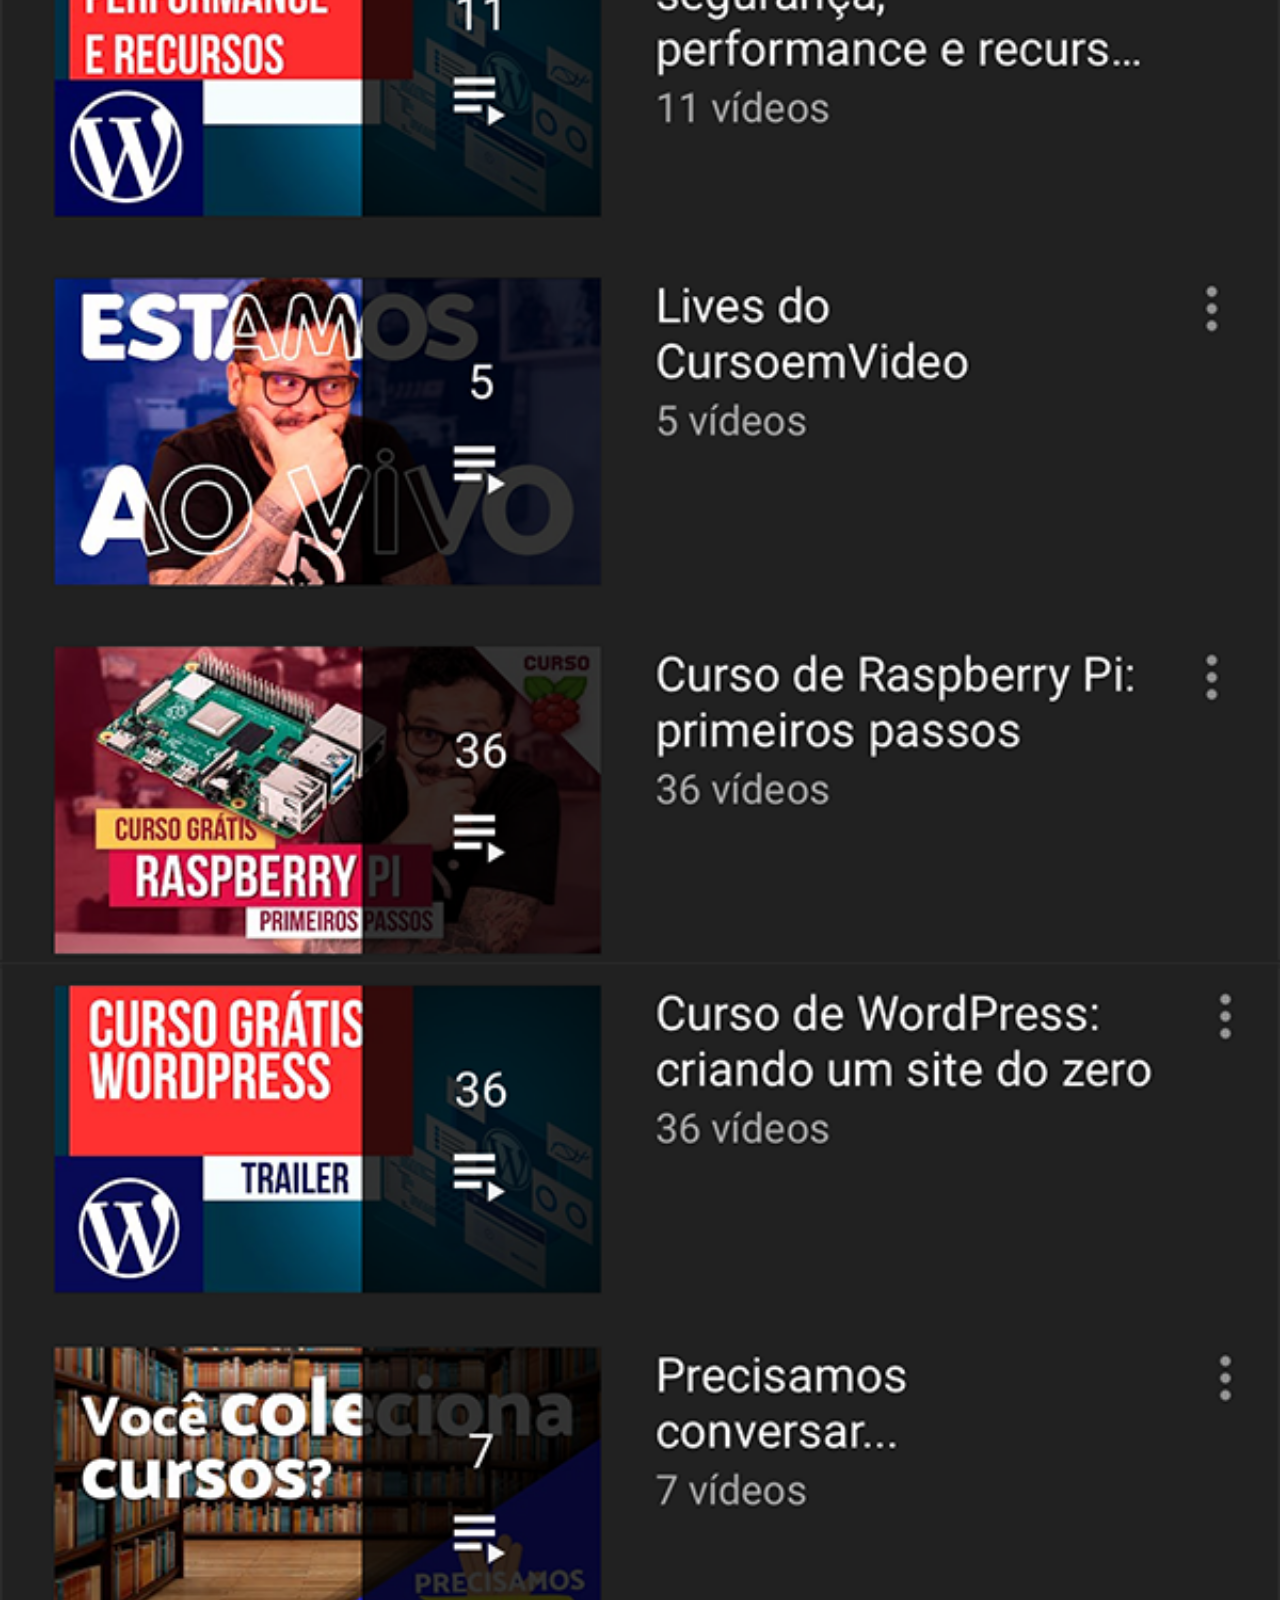
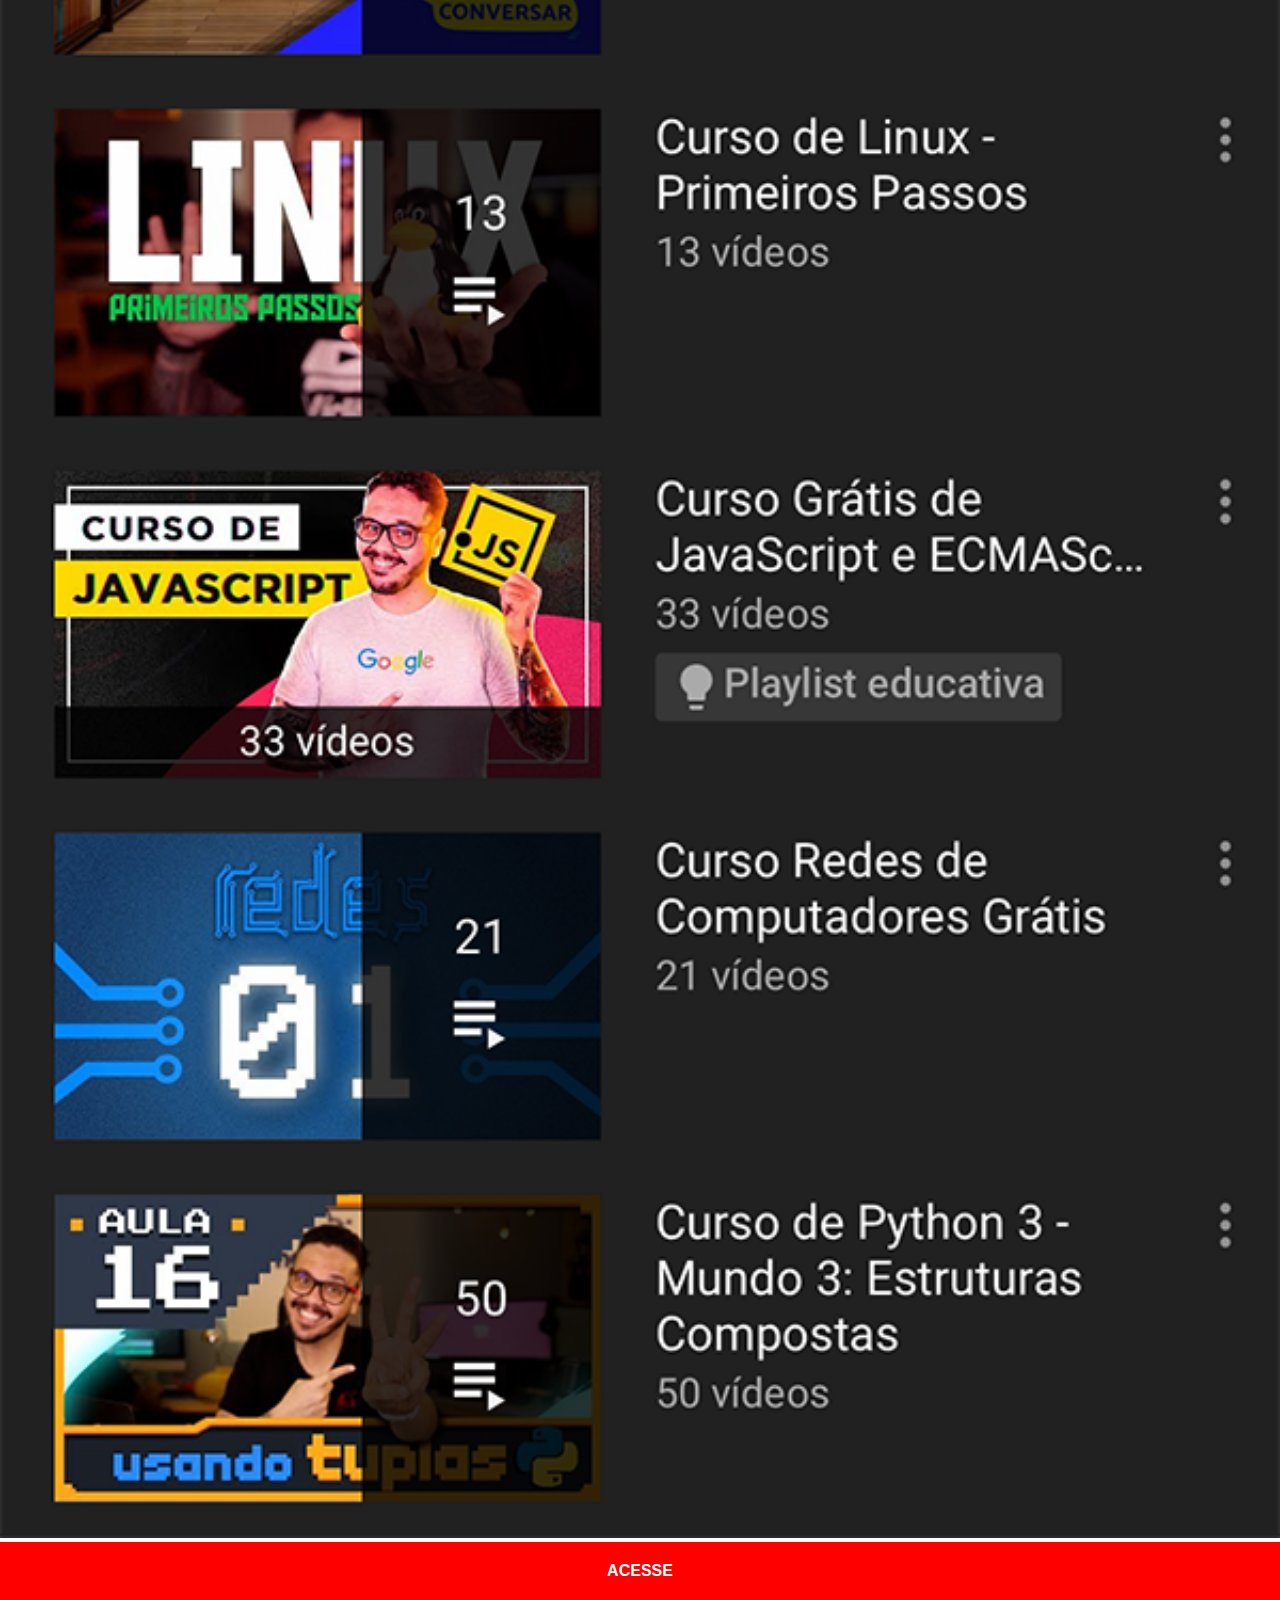
<file: youtube.html>
<!DOCTYPE html>
<html lang="pt-br">
<head>
    <meta charset="UTF-8">
    <meta name="viewport" content="width=device-width, initial-scale=1.0">
    <title>Document</title>
</head>
<style>
    * {
        margin: 0;
        padding: 0;
        box-sizing: border-box;
    }
    body {
        font-family: Arial, Helvetica, sans-serif;
    }
    ::-webkit-scrollbar {
        display: none;
    }
    img {
        width: 100vw;
    }
    a {
        display: block;
        padding: 20px;
        background-color: red;
        color: white;
        text-decoration: none;
        text-align: center;
        font-weight: bold;

    }
</style>
<body>
    <img src="imagens/tela-youtube.png" alt="Página do YouTube">
    <a href="https://youtube.com" target="_blank">ACESSE</a>
</body>
</html>
</file>
<file: estilos/style.css>
@charset "UTF-8";

* {
    margin: 0;
    padding: 0;
    box-sizing: border-box;
}

html, body {
    width: 100vw;
    height: 100vh;
    background-color: black;
}

body {
    background: url(../imagens/fundo-madeira.jpg) no-repeat fixed;
    background-size: cover;
}

main {
    height: 100vh;
    position: relative;
}

#telefone {
    position: absolute;
    height: 627px;
    width: 311px;
    top: 50%;
    left: 50%;
    transform: translate(-50%, -50%);
    background: url(../imagens/frame-iphone.png) no-repeat fixed;
    background-size: auto;
}

#tela {
    position: relative;
    top: 80px;
    left: 22px;
    width: 267px;
    height: 471px;

}

#redes-sociais nav {
    display: flex;
    flex-direction: column;
    text-align: right;
    padding: 40px;
}

#redes-sociais img {
    width: 65px;
    border-radius: 50%;
    box-shadow: 2px 2px 12px rgba(0, 0, 0, 0.400);
    margin: 10px;
    box-sizing: border-box;
}

#redes-sociais img:hover {
    border: 2px solid white;
    transform: translate(-4px, -4px);
    transition: transform .24s;
    box-shadow: 4px 4px 12px rgba(0, 0, 0, 0.800);
}
</file>
